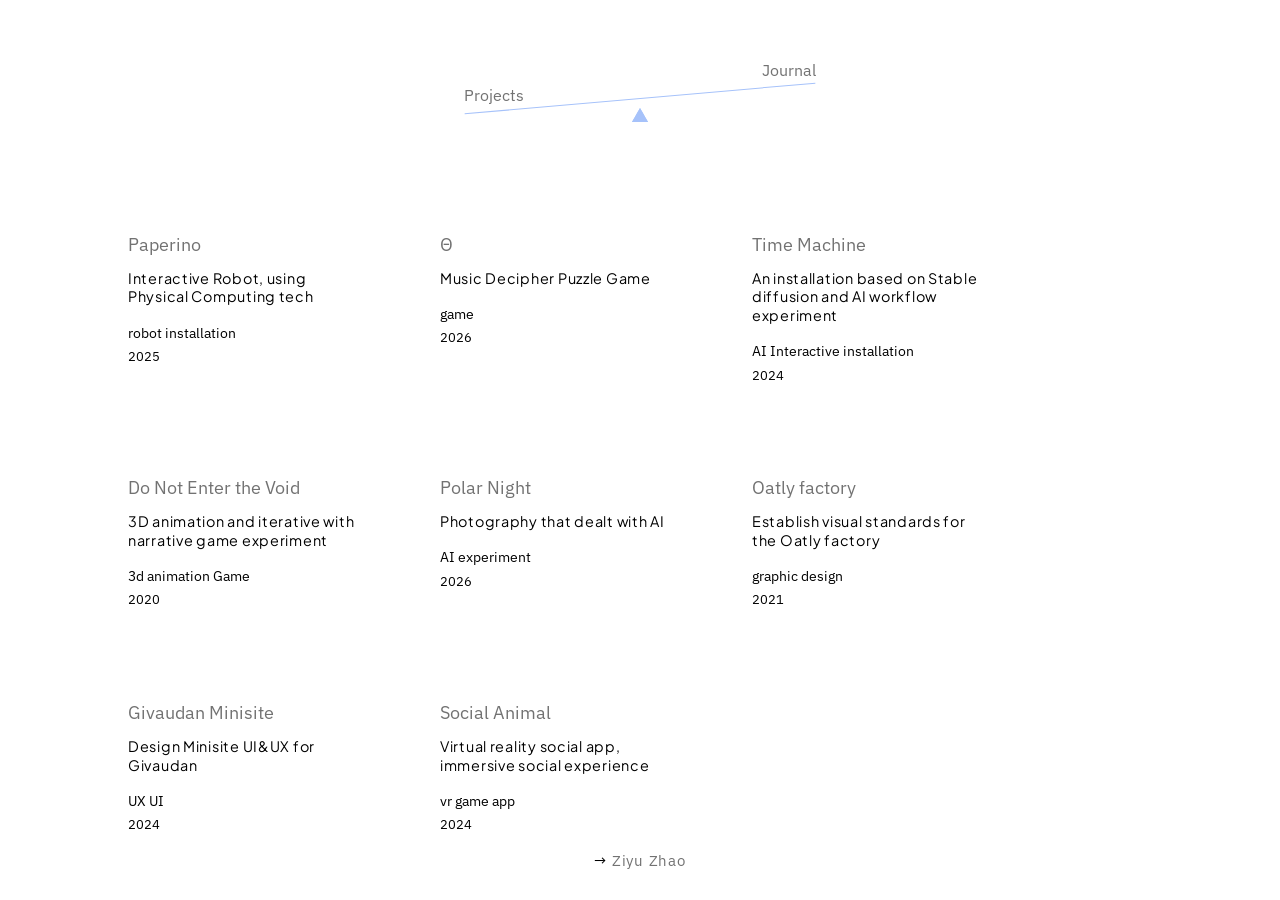
<file: index.html>
<!DOCTYPE html>
<html lang="en">
    <head>
        <meta charset="UTF-8">
        <meta http-equiv="X-UA-Compatible" content="IE=edge">
        <meta name="viewport" content="width=device-width, initial-scale=1.0">
        <title>Ziyu's Virtual World</title>
        <link rel="icon" type="image/x-icon" href="favicon.ico">     
        <link rel="stylesheet" href="style2.css">   
        <link rel="preconnect" href="https://fonts.googleapis.com">
        <link rel="preconnect" href="https://fonts.gstatic.com" crossorigin>
        <link href="https://fonts.googleapis.com/css2?family=IBM+Plex+Sans:ital,wght@0,100..700;1,100..700&family=Intel+One+Mono:ital,wght@0,300..700;1,300..700&family=Inter:ital,opsz,wght@0,14..32,100..900;1,14..32,100..900&family=Outfit:wght@100..900&family=Plus+Jakarta+Sans:ital,wght@0,200..800;1,200..800&display=swap" rel="stylesheet">
       
<script src="script.js" defer></script>
    </head>

    <body class="projects-body">
    <nav class="main-nav">
        <div class="seasaw active-left">
            <a href="index.html" class="left">Projects</a>

         <div class="beam"></div>
         <a href="home.html" class="pivot pivot-pc"></a>
         <a href="journal.html" class="pivot pivot-mobile"></a>

            <a href="journal.html" class="right">Journal</a>
        </div>

        <button class="circle-menu"></button>
    </nav>

    <div class="mobile-menu">
        <a href="index.html" class="current">Projects</a>
        <a href="journal.html">Journal</a>
        <a href="about.html">About</a>
    </div>

    <div class="menu-overlay"></div>
   
    <main>
        <section class="projects">

            <a  href="projects/paperino.html" class="project" id="paperino">
            <h3 class="project-title">Paperino</h3>
            <p class="project-desc">Interactive Robot, using Physical Computing tech</p>
            <p class="project-tags">robot  installation</p>
            <time class="project-year" datetime="2025">2025</time>
            <img src="./images/paperino-preview.png" alt="paperino preview" class="preview-image">
            </a>

            <a href="projects/theta.html" class="project" id="theta">
            <h3 class="project-title">Θ</h3>
            <p class="project-desc">Music Decipher Puzzle Game</p>
            <p class="project-tags">game</p>
            <time class="project-year" datetime="2026">2026</time>
             <img src="./images/03.png" alt="theta preview" class="preview-image">
            </a>

            <a href="projects/timemachine.html" class="project" id="timemachine">
            <h3 class="project-title">Time Machine</h3>
            <p class="project-desc">An installation based on Stable diffusion and AI workflow experiment</p>
            <p class="project-tags">AI Interactive installation</p>
            <time class="project-year" datetime="2024">2024</time>
            <img src="./images/05.png" alt="void preview" class="preview-image">  
            </a>

            <a href="projects/void.html" class="project" id="void">
            <h3 class="project-title">Do Not Enter the Void</h3>
            <p class="project-desc">3D animation and iterative with narrative game experiment</p>
            <p class="project-tags">3d animation  Game</p>
            <time class="project-year" datetime="2020">2020</time>
            <div class="preview-image">
                 <img src="./images/04.png" alt="void preview">  
            </div>
            </a>

            <a href="projects/polarnight.html" class="project" id="polarnight">
            <h3 class="project-title">Polar Night</h3>
            <p class="project-desc">Photography that dealt with AI</p>
            <p class="project-tags">AI experiment</p>
            <time class="project-year" datetime="2026">2026</time>
                <img src="./images/02.png" alt="polarnight preview" class="preview-image">     
            </a>

            <a href="" class="project" id="oatlyfactory">
            <h3 class="project-title">Oatly factory</h3>
            <p class="project-desc">Establish visual standards for the Oatly factory</p>
            <p class="project-tags">graphic design</p>
            <time class="project-year" datetime="2021">2021</time>
             <img src="./images/07.png" alt="Oatly factory" class="preview-image"> 
            </a>

            <a href="" class="project">
            <h3 class="project-title">Givaudan Minisite</h3>
            <p class="project-desc">Design Minisite UI&UX for Givaudan</p>
            <p class="project-tags">UX UI</p>
            <time class="project-year" datetime="2024">2024</time>
            </a>

            <a href="projects/socialanimal.html" class="project" id="socialanimal">
            <h3 class="project-title">Social Animal</h3>
            <p class="project-desc">Virtual reality social app, immersive social experience</p>
            <p class="project-tags">vr game app</p>
            <time class="project-year" datetime="2024">2024</time>
             <img src="./images/06.png" alt="socialanimal preview" class="preview-image">
            </a>

        </section>
    </main>

    <footer>
        <span class="home-arrow">→</span>
        <a href="home.html" class="home">Ziyu Zhao</a>
    </footer>
    
    </body>
</html>
</file>
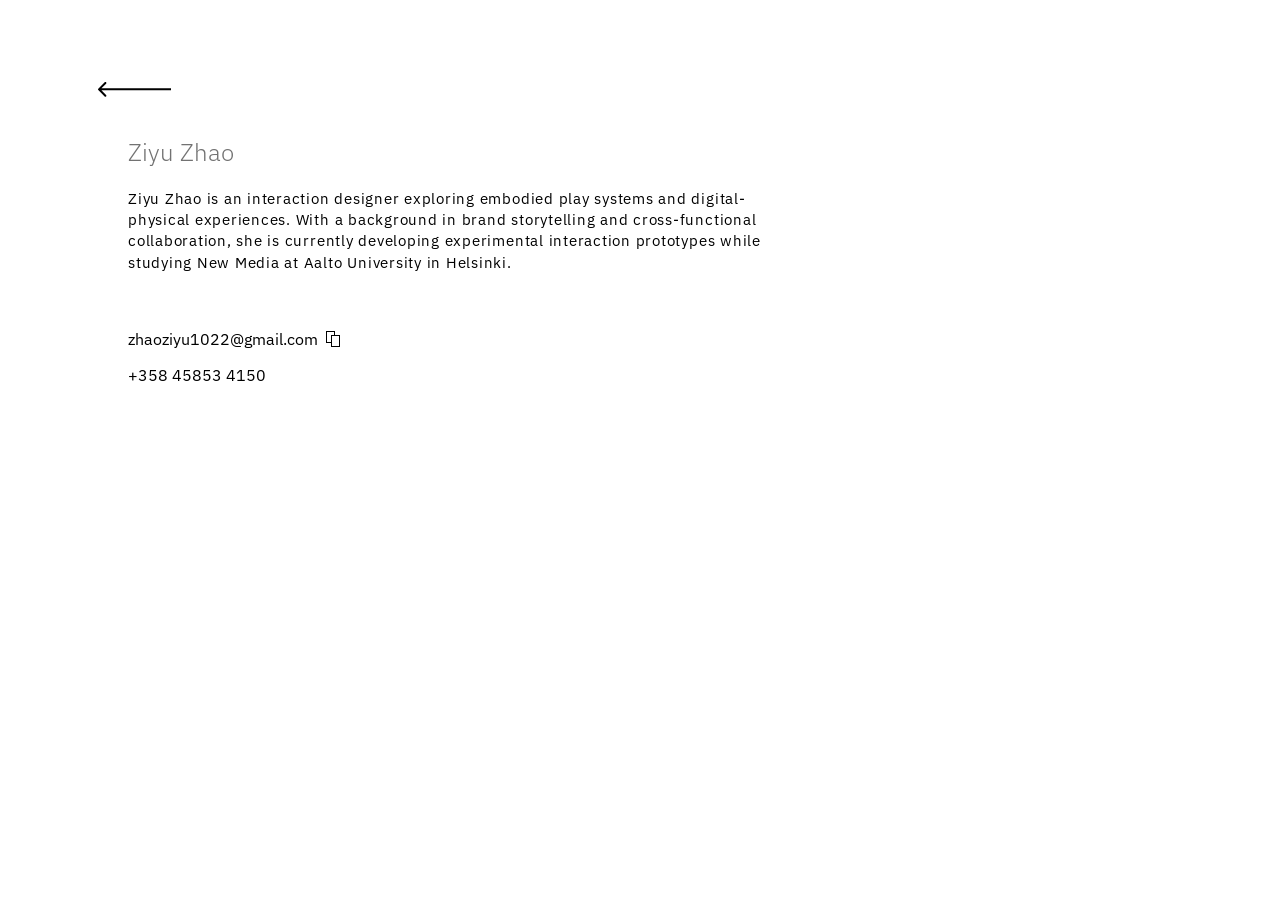
<file: about.html>
<!DOCTYPE html>
<html lang="en">
    <head>
        <meta charset="UTF-8">
        <meta http-equiv="X-UA-Compatible" content="IE=edge">
        <meta name="viewport" content="width=device-width, initial-scale=1.0">
        <title>Ziyu's Virtual World</title>
        <link rel="icon" type="image/x-icon" href="favicon.ico">
        <link rel="stylesheet" href="style2.css">

        <link rel="preconnect" href="https://fonts.googleapis.com">
        <link rel="preconnect" href="https://fonts.gstatic.com" crossorigin>
        <link href="https://fonts.googleapis.com/css2?family=IBM+Plex+Sans:ital,wght@0,100..700;1,100..700&family=Intel+One+Mono:ital,wght@0,300..700;1,300..700&family=Inter:ital,opsz,wght@0,14..32,100..900;1,14..32,100..900&family=Outfit:wght@100..900&family=Plus+Jakarta+Sans:ital,wght@0,200..800;1,200..800&display=swap" rel="stylesheet">        <script src="script.js" defer></script>
    </head>

    <body class="about-body">
        <main>
        <div class="back">
            <a href="home.html">
                <img src="images/About/back.svg">
            </a>
        </div>
        
    <nav class="about-mobile-top">
        <div class="about-seasaw-flat">
            <div class="beam"></div>
            <span class="pivot"></span>
        </div>
        <button class="circle-menu"></button>
    </nav>

    <div class="mobile-menu">
        <a href="index.html">Projects</a>
        <a href="journal.html">Journal</a>
        <a href="about.html" class="current">About</a>
    </div>

    <div class="menu-overlay"></div>

        <section class="about-content">
             <h2 class="about-name">Ziyu Zhao</h2>
            <div class="self-intro2">
                <p>Ziyu Zhao is an interaction designer exploring embodied play systems and digital-physical experiences. With a background in brand storytelling and cross-functional collaboration, she is currently developing experimental interaction prototypes while studying New Media at Aalto University in Helsinki.</p>
            </div>

            <div class="about-contact">
                <p class="contact-email">zhaoziyu1022@gmail.com</p>
                <img src="images/About/copy.svg">
            </div>

            <p class="telephone">+358 45853 4150</p>
        </section>
           
           
        </main>
    </body>

</html>
</file>
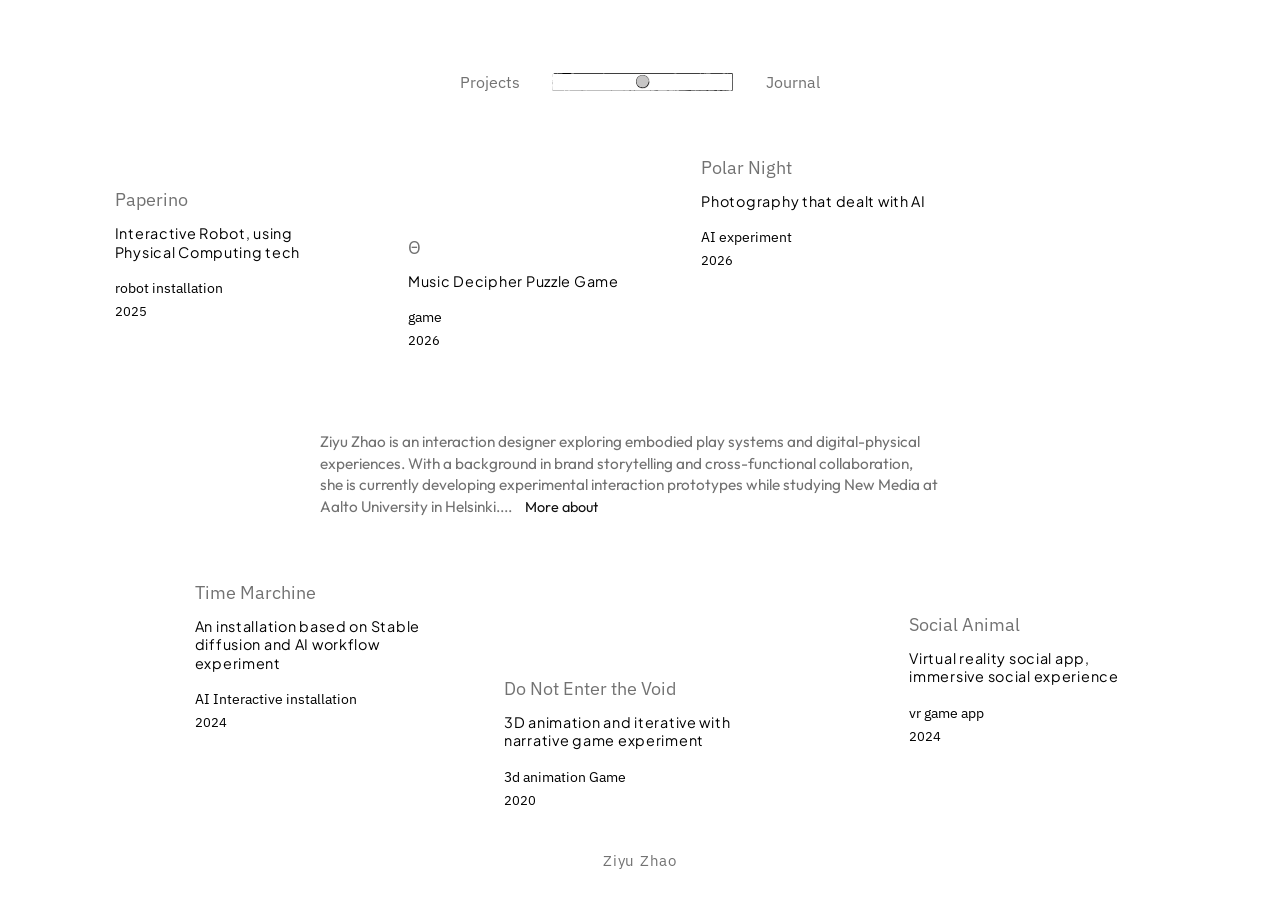
<file: home.html>
<!DOCTYPE html>
<html lang="en">
    <head>
        <meta charset="UTF-8">
        <meta http-equiv="X-UA-Compatible" content="IE=edge">
        <meta name="viewport" content="width=device-width, initial-scale=1.0">
        <title>Ziyu's Virtual World</title>
        <link rel="icon" type="image/x-icon" href="favicon.ico">
        <link rel="stylesheet" href="style2.css">

        <link rel="preconnect" href="https://fonts.googleapis.com">
        <link rel="preconnect" href="https://fonts.gstatic.com" crossorigin>
        <link href="https://fonts.googleapis.com/css2?family=IBM+Plex+Sans:ital,wght@0,100..700;1,100..700&family=Intel+One+Mono:ital,wght@0,300..700;1,300..700&family=Inter:ital,opsz,wght@0,14..32,100..900;1,14..32,100..900&family=Outfit:wght@100..900&family=Plus+Jakarta+Sans:ital,wght@0,200..800;1,200..800&display=swap" rel="stylesheet">        <script src="script.js" defer></script>
    </head>

    <body class="home-body">    
        <nav class="home-nav">
            <a href="index.html" class="left">Projects</a>

            <div class="nav-track">
                <span class="nav-knob"></span>
            </div>

            <a href="journal.html" class="right">Journal</a>
        </nav>

        <main>
            <div class="top-row">
                <a  href="projects/paperino.html" class="project" id="paperino">
                    <h3 class="project-title">Paperino</h3>
                    <p class="project-desc">Interactive Robot, using Physical Computing tech</p>
                    <p class="project-tags">robot  installation</p>
                    <time class="project-year" datetime="2025">2025</time>
                    <img src="./images/paperino-preview.png" alt="paperino preview" class="preview-image">
                </a>

                <a href="projects/theta.html" class="project" id="theta">
                    <h3 class="project-title">Θ</h3>
                    <p class="project-desc">Music Decipher Puzzle Game</p>
                    <p class="project-tags">game</p>
                    <time class="project-year" datetime="2026">2026</time>
                    <img src="./images/03.png" alt="theta preview" class="preview-image">
                </a>

                <a href="projects/polarnight.html" class="project" id="polarnight">
                    <h3 class="project-title">Polar Night</h3>
                    <p class="project-desc">Photography that dealt with AI</p>
                    <p class="project-tags">AI experiment</p>
                    <time class="project-year" datetime="2026">2026</time>
                    <img src="./images/02.png" alt="polarnight preview" class="preview-image">
                </a>
            </div>

        <section class="self-intro">
            <p>Ziyu Zhao is an interaction designer exploring embodied play systems and digital-physical experiences. With a background in brand storytelling and cross-functional collaboration,<br> she is currently developing experimental interaction prototypes while studying New Media at Aalto University in Helsinki....
                <a href="about.html">More about</a> </p>
        </section>
        
        <div class="bottom-row">
            <a href="projects/timemachine.html" class="project" id="timemachine">
                <h3 class="project-title">Time Marchine</h3>
                <p class="project-desc">An installation based on Stable diffusion and AI workflow experiment</p>
                <p class="project-tags">AI Interactive installation</p>
                <time class="project-year" datetime="2024">2024</time>
                <img src="./images/05.png" alt="timemachine preview" class="preview-image">  
            </a>

            <a href="projects/void.html" class="project" id="void">
                <h3 class="project-title">Do Not Enter the Void</h3>
                <p class="project-desc">3D animation and iterative with narrative game experiment</p>
                <p class="project-tags">3d animation  Game</p>
                <time class="project-year" datetime="2020">2020</time>
                <div class="preview-image">
                    <img src="./images/04.png" alt="void preview">  
                </div>
            </a>

            <a href="projects/socialanimal.html" class="project" id="socialanimal">
                <h3 class="project-title">Social Animal</h3>
                <p class="project-desc">Virtual reality social app, immersive social experience</p>
                <p class="project-tags">vr game app</p>
                <time class="project-year" datetime="2024">2024</time>
                <img src="./images/06.png" alt="socialanimal preview" class="preview-image">
            </a>
        </div>
        </main>

        <footer>
            <a href="home.html" class="home">Ziyu Zhao</a>
        </footer>


    </body>
</html>
</file>
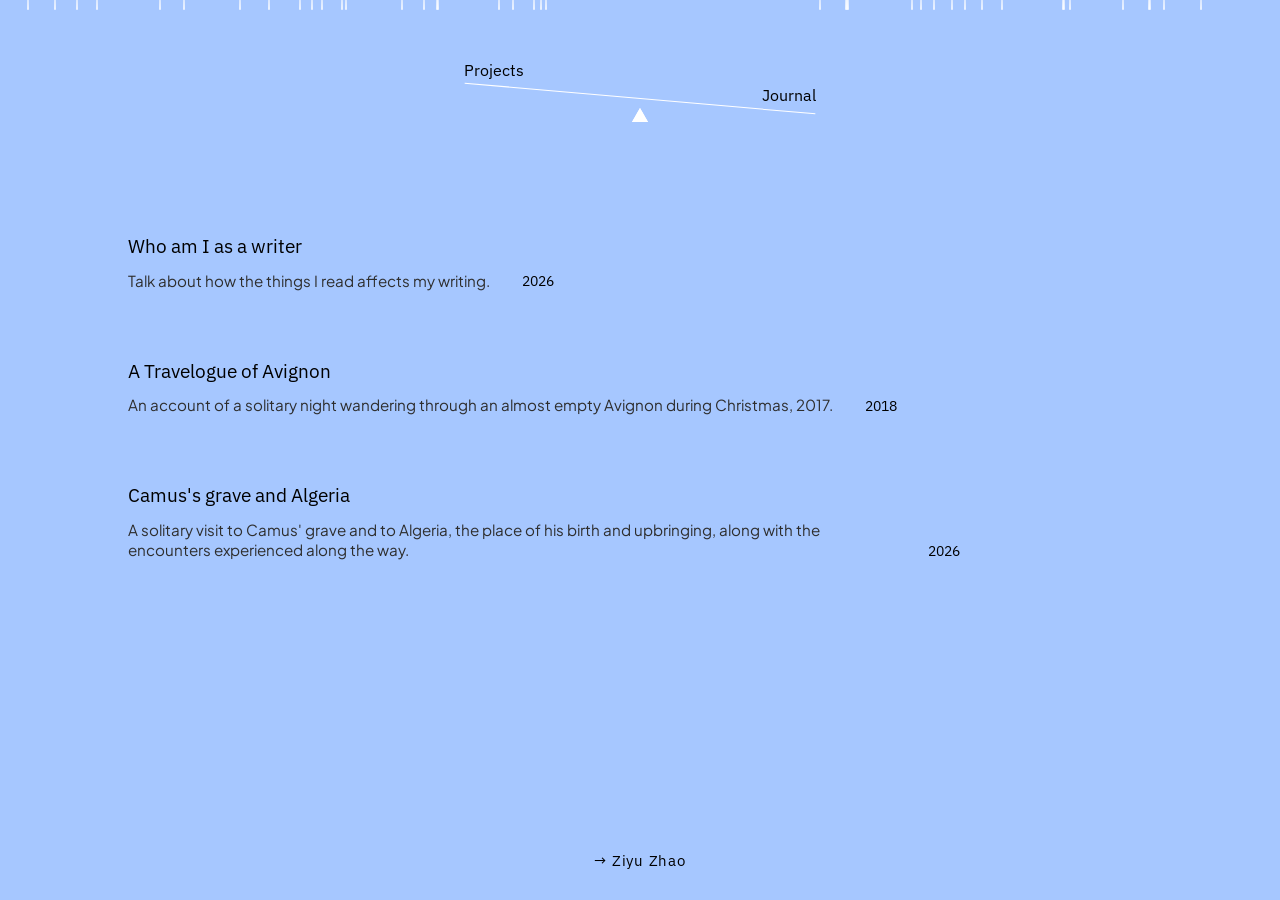
<file: journal.html>
<!DOCTYPE html>
<html lang="en">
    <head>
        <meta charset="UTF-8">
        <meta http-equiv="X-UA-Compatible" content="IE=edge">
        <meta name="viewport" content="width=device-width, initial-scale=1.0">
        <title>Ziyu's Virtual World</title>
        <link rel="icon" type="image/x-icon" href="favicon.ico">
        <link rel="stylesheet" href="style2.css">
        <link rel="preconnect" href="https://fonts.googleapis.com">
        <link rel="preconnect" href="https://fonts.gstatic.com" crossorigin>
        <link href="https://fonts.googleapis.com/css2?family=IBM+Plex+Sans:ital,wght@0,100..700;1,100..700&family=Intel+One+Mono:ital,wght@0,300..700;1,300..700&family=Inter:ital,opsz,wght@0,14..32,100..900;1,14..32,100..900&family=Outfit:wght@100..900&family=Plus+Jakarta+Sans:ital,wght@0,200..800;1,200..800&display=swap" rel="stylesheet">
        <script src="script.js" defer></script>
    </head>

    <body class="journal-body">
        
        <nav class="main-nav">
            <div class="seasaw active-right">
                <a href="index.html" class="left">Projects</a>

            <div class="beam"></div>
         <a href="home.html" class="pivot pivot-pc"></a>
         <a href="index.html" class="pivot pivot-mobile"></a>

                <a href="journal.html" class="right">Journal</a>
            </div>

    </nav>
    
            <button class="circle-menu"></button>
            
    <div class="mobile-menu">
        <a href="index.html">Projects</a>
        <a href="journal.html" class="current">Journal</a>
        <a href="about.html">About</a>
    </div>

    <div class="menu-overlay"></div>
   
        <main>
            <section class="journals">

                <a href="journal/whoamiasawriter.html" class="journal">
                    <div class="journal-text">
                        <h3 class="journal-title">Who am I as a writer
                        </h3>
                        <p class="journal-desc">Talk about how the things I read affects my writing.</p>
                    </div>
                      <time class="journal-year" datetime="2026">2026</time>
                </a>

                <a href="journal/Avignon.html" class="journal">
                    <div class="journal-text">
                        <h3 class="journal-title">A Travelogue of Avignon</h3>
                        <p class="journal-desc">An account of a solitary night wandering through an almost empty Avignon during Christmas, 2017.</p>
                    </div>
                      <time class="journal-year" datetime="2018">2018</time>
                </a>

                <article class="journal">
                    <div class="journal-text">
                        <h3 class="journal-title">Camus's grave and Algeria</h3>
                        <p class="journal-desc">A solitary visit to Camus' grave and to Algeria, the place of his birth and upbringing, along with the encounters experienced along the way.</p>
                    </div>
                      <time class="journal-year" datetime="2026">2026</time>
                </article>

            </section>
        </main>

        <footer>
            <span class="home-arrow">→</span>
            <a href="home.html" class="home">Ziyu Zhao</a>
        </footer>
    </body>
</html>
</file>
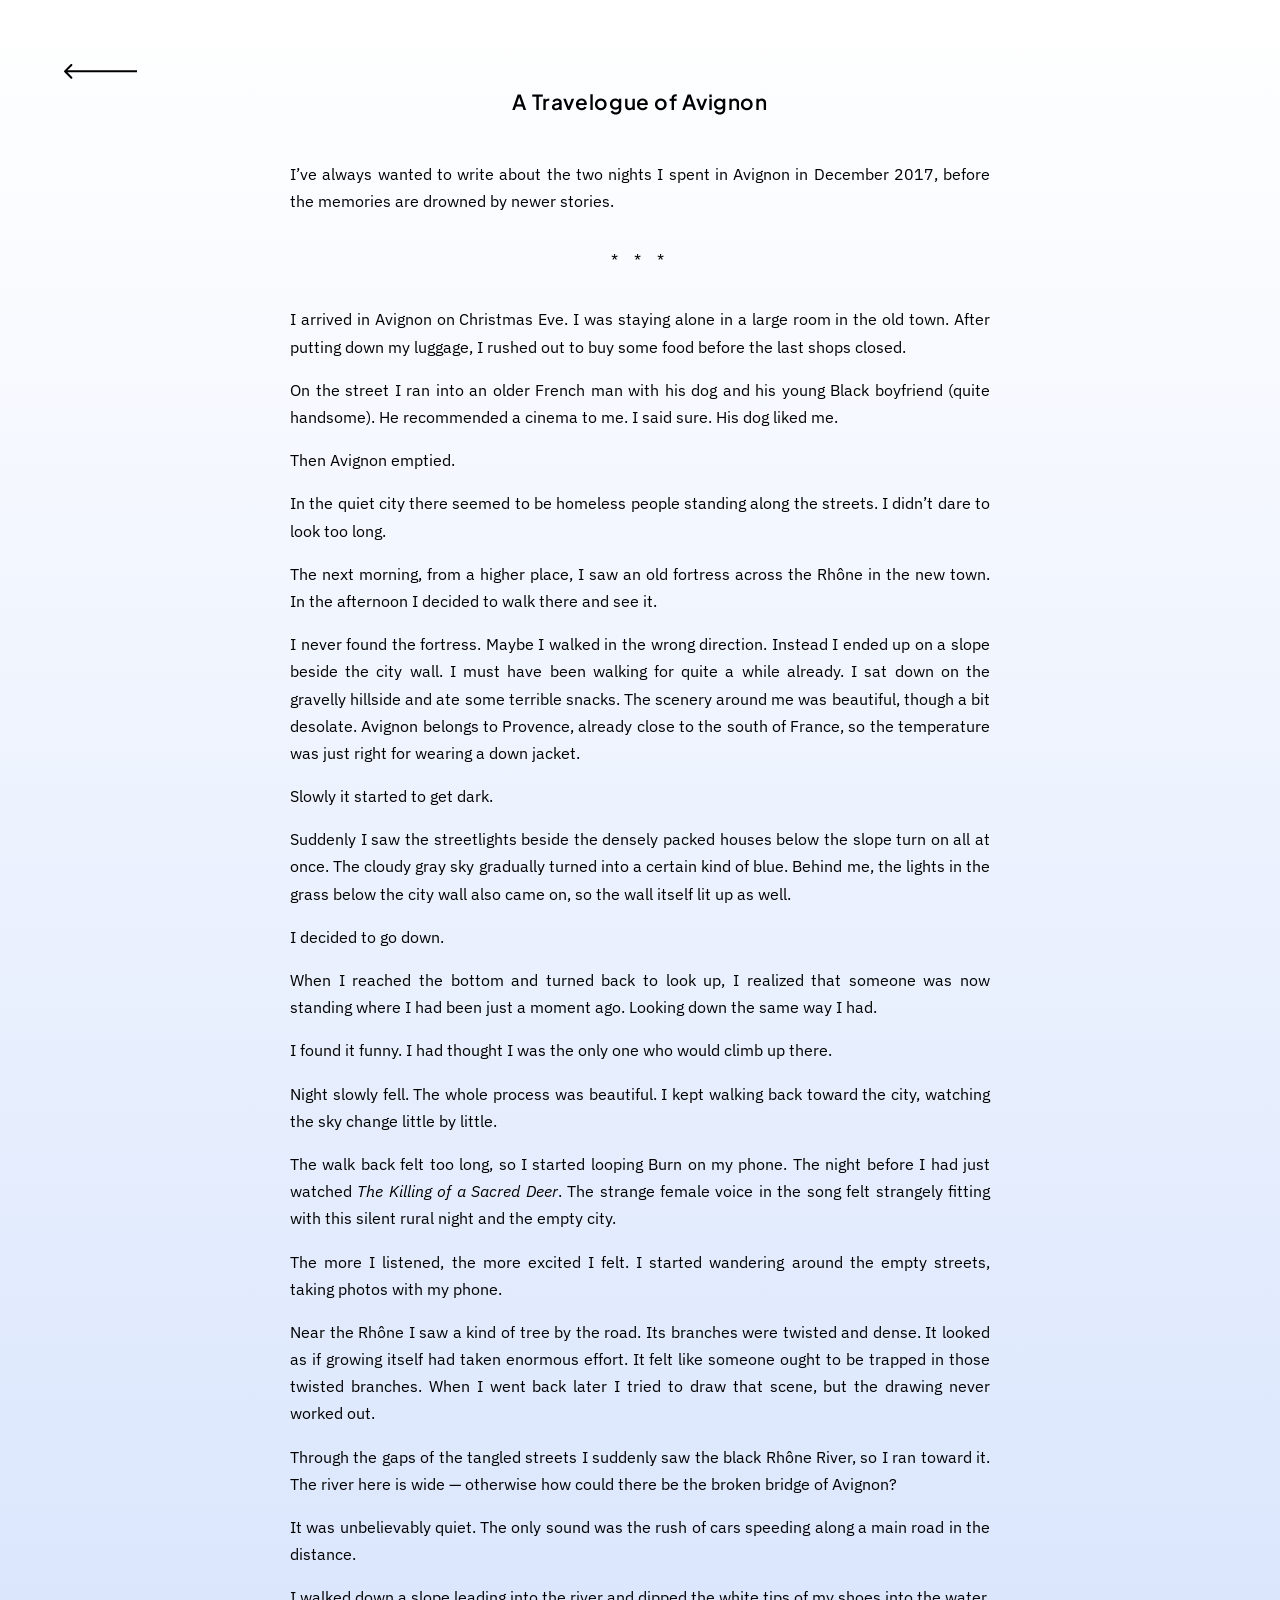
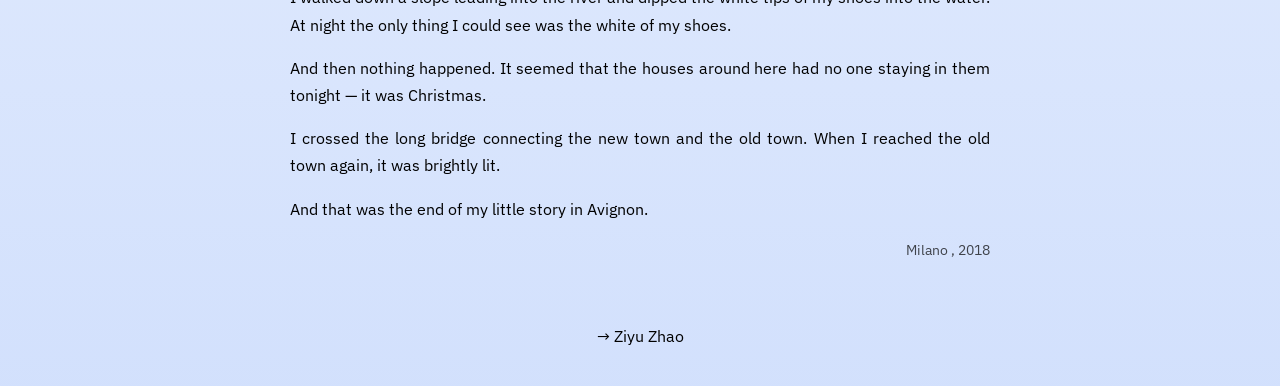
<file: journal/Avignon.html>
<!DOCTYPE html>
<html lang="en">
    <head>
        <meta charset="UTF-8">
        <meta http-equiv="X-UA-Compatible" content="IE=edge">
        <meta name="viewport" content="width=device-width, initial-scale=1.0">
        <title>Ziyu's Virtual World</title>
        <link rel="icon" type="image/x-icon" href="../favicon.ico">
        <link rel="stylesheet" href="journal.css">

        <link rel="preconnect" href="https://fonts.googleapis.com">
        <link rel="preconnect" href="https://fonts.gstatic.com" crossorigin>
        <link href="https://fonts.googleapis.com/css2?family=IBM+Plex+Sans:ital,wght@0,100..700;1,100..700&family=Intel+One+Mono:ital,wght@0,300..700;1,300..700&family=Inter:ital,opsz,wght@0,14..32,100..900;1,14..32,100..900&family=Outfit:wght@100..900&family=Plus+Jakarta+Sans:ital,wght@0,200..800;1,200..800&display=swap" rel="stylesheet">        
        <script src="../script.js" defer></script>
    </head>

     <body class="Avignon">
        <main>
        <div class="back">
            <a href="#" onclick="history.back()">
                <img src="../images/About/back.svg">
            </a>
        </div>

         <h1 class="project-title">A Travelogue of Avignon</h1>
        <div class="project-content">
                <p>I’ve always wanted to write about the two nights I spent in Avignon in December 2017, before the memories are drowned by newer stories.</p>
                <div class="separator">* * *</div>
                <p>I arrived in Avignon on Christmas Eve. I was staying alone in a large room in the old town. After putting down my luggage, I rushed out to buy some food before the last shops closed.</p>

                <p>On the street I ran into an older French man with his dog and his young Black boyfriend (quite handsome). He recommended a cinema to me. I said sure. His dog liked me.</p>

                <p>Then Avignon emptied.</p>

                <p>In the quiet city there seemed to be homeless people standing along the streets. I didn’t dare to look too long.</p>
                <p>The next morning, from a higher place, I saw an old fortress across the Rhône in the new town. In the afternoon I decided to walk there and see it.</p>
                <p>I never found the fortress.
Maybe I walked in the wrong direction. Instead I ended up on a slope beside the city wall. I must have been walking for quite a while already. I sat down on the gravelly hillside and ate some terrible snacks. The scenery around me was beautiful, though a bit desolate. Avignon belongs to Provence, already close to the south of France, so the temperature was just right for wearing a down jacket.</p>
                <p>Slowly it started to get dark.</p>
                <p>Suddenly I saw the streetlights beside the densely packed houses below the slope turn on all at once. The cloudy gray sky gradually turned into a certain kind of blue. Behind me, the lights in the grass below the city wall also came on, so the wall itself lit up as well.</p>
                <p>I decided to go down.</p>
                <p>When I reached the bottom and turned back to look up, I realized that someone was now standing where I had been just a moment ago. Looking down the same way I had.</p>
                <p>I found it funny. I had thought I was the only one who would climb up there.</p>
                <p>Night slowly fell.
The whole process was beautiful. I kept walking back toward the city, watching the sky change little by little.</p>
                <p>The walk back felt too long, so I started looping Burn on my phone. The night before I had just watched <em>The Killing of a Sacred Deer</em>. The strange female voice in the song felt strangely fitting with this silent rural night and the empty city.</p>
                <p>The more I listened, the more excited I felt. I started wandering around the empty streets, taking photos with my phone.</p>
               <p>Near the Rhône I saw a kind of tree by the road. Its branches were twisted and dense. It looked as if growing itself had taken enormous effort. It felt like someone ought to be trapped in those twisted branches. When I went back later I tried to draw that scene, but the drawing never worked out.</p>
               <p>Through the gaps of the tangled streets I suddenly saw the black Rhône River, so I ran toward it. The river here is wide — otherwise how could there be the broken bridge of Avignon?</p>
               <p>It was unbelievably quiet. The only sound was the rush of cars speeding along a main road in the distance.</p>
               <p>I walked down a slope leading into the river and dipped the white tips of my shoes into the water. At night the only thing I could see was the white of my shoes.</p>
               <p>And then nothing happened.
It seemed that the houses around here had no one staying in them tonight — it was Christmas.</p>
                <p>I crossed the long bridge connecting the new town and the old town. When I reached the old town again, it was brightly lit.</p>
               <p>And that was the end of my little story in Avignon.</p>
                <time class="project-time" datetime="2018">Milano , 2018</time>
        </div>

    

        <!-- <button id="playMusic">♬</button>

        <div class="music-note">♪</div>
        <div class="music-note">♫</div>
        <div class="music-note">♬</div> -->
    </main>

        <footer>
            <span class="home-arrow">→</span>
            <a href="../home.html" class="home">Ziyu Zhao</a>
        </footer>
    </body>
</html>
</file>
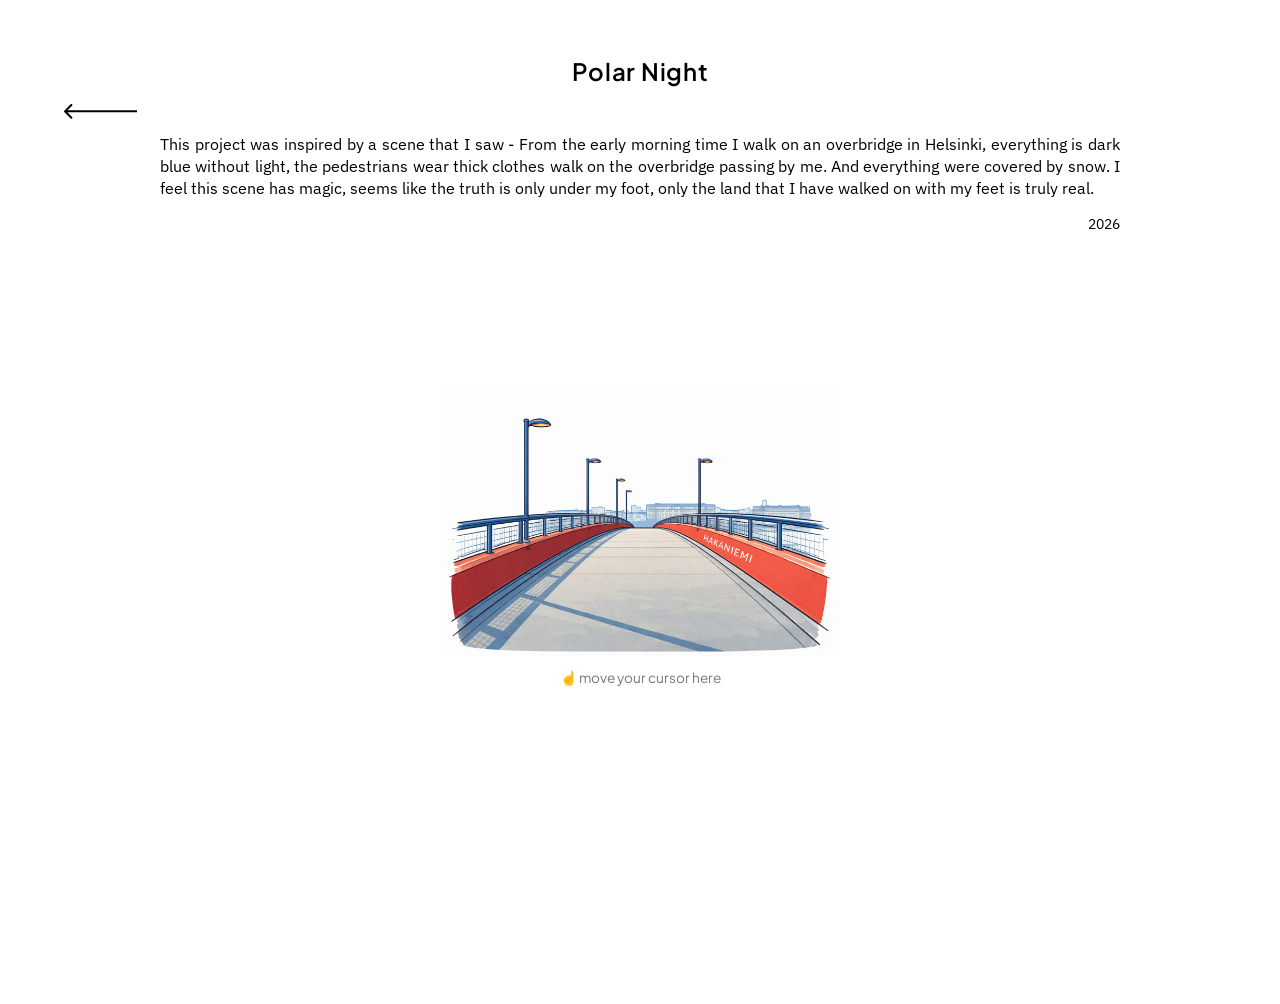
<file: projects/polarnight.html>
<!DOCTYPE html>
<html lang="en">
    <head>
        <meta charset="UTF-8">
        <meta http-equiv="X-UA-Compatible" content="IE=edge">
        <meta name="viewport" content="width=device-width, initial-scale=1.0">
        <title>Ziyu's Virtual World</title>
        <link rel="icon" type="image/x-icon" href="../favicon.ico">
        <link rel="stylesheet" href="projects.css">

        <link rel="preconnect" href="https://fonts.googleapis.com">
        <link rel="preconnect" href="https://fonts.gstatic.com" crossorigin>
        <link href="https://fonts.googleapis.com/css2?family=IBM+Plex+Sans:ital,wght@0,100..700;1,100..700&family=Intel+One+Mono:ital,wght@0,300..700;1,300..700&family=Inter:ital,opsz,wght@0,14..32,100..900;1,14..32,100..900&family=Outfit:wght@100..900&family=Plus+Jakarta+Sans:ital,wght@0,200..800;1,200..800&display=swap" rel="stylesheet">        
        <script src="../script.js" defer></script>
    </head>

     <body class="polarnight-body">
        <main>
        <div class="back">
            <a href="#" onclick="history.back()">
                <img src="../images/About/back.svg">
            </a>
        </div>

        <h1 class="project-title">Polar Night</h1>
        <div class="project-content">
                <p class="project-desc">This project was inspired by a scene that I saw - From the early morning time I walk on an overbridge in Helsinki, everything is dark blue without light, the pedestrians wear thick clothes walk on the overbridge passing by me. And everything were covered by snow. I feel this scene has magic, seems like the truth is only under my foot, only the land that I have walked on with my feet is truly real.
                </p>
                <time class="project-time" datetime="2026">2026</time>
        </div>

        <section class="gallery">
            <figure class="center-img">
                <img src="../images/Projects/PolarNight/03.png">
                <div class="hover-hint">
                    ☝ move your cursor here
                </div>
            </figure>
            <figure class="surround-img p1">
                <img src="../images/Projects/PolarNight/04.png">
            </figure>
            <figure class="surround-img p2">
                <img src="../images/Projects/PolarNight/05.png">
            </figure>
            <figure class="surround-img p3">
                <img src="../images/Projects/PolarNight/06.png">
            </figure>
            <figure class="surround-img p4">
                <img src="../images/Projects/PolarNight/07.png">
            </figure>
            <figure class="surround-img p5">
                <img src="../images/Projects/PolarNight/08.png">
            </figure>
        </section>
    
    
    </main>
     </body>

</html>
</file>
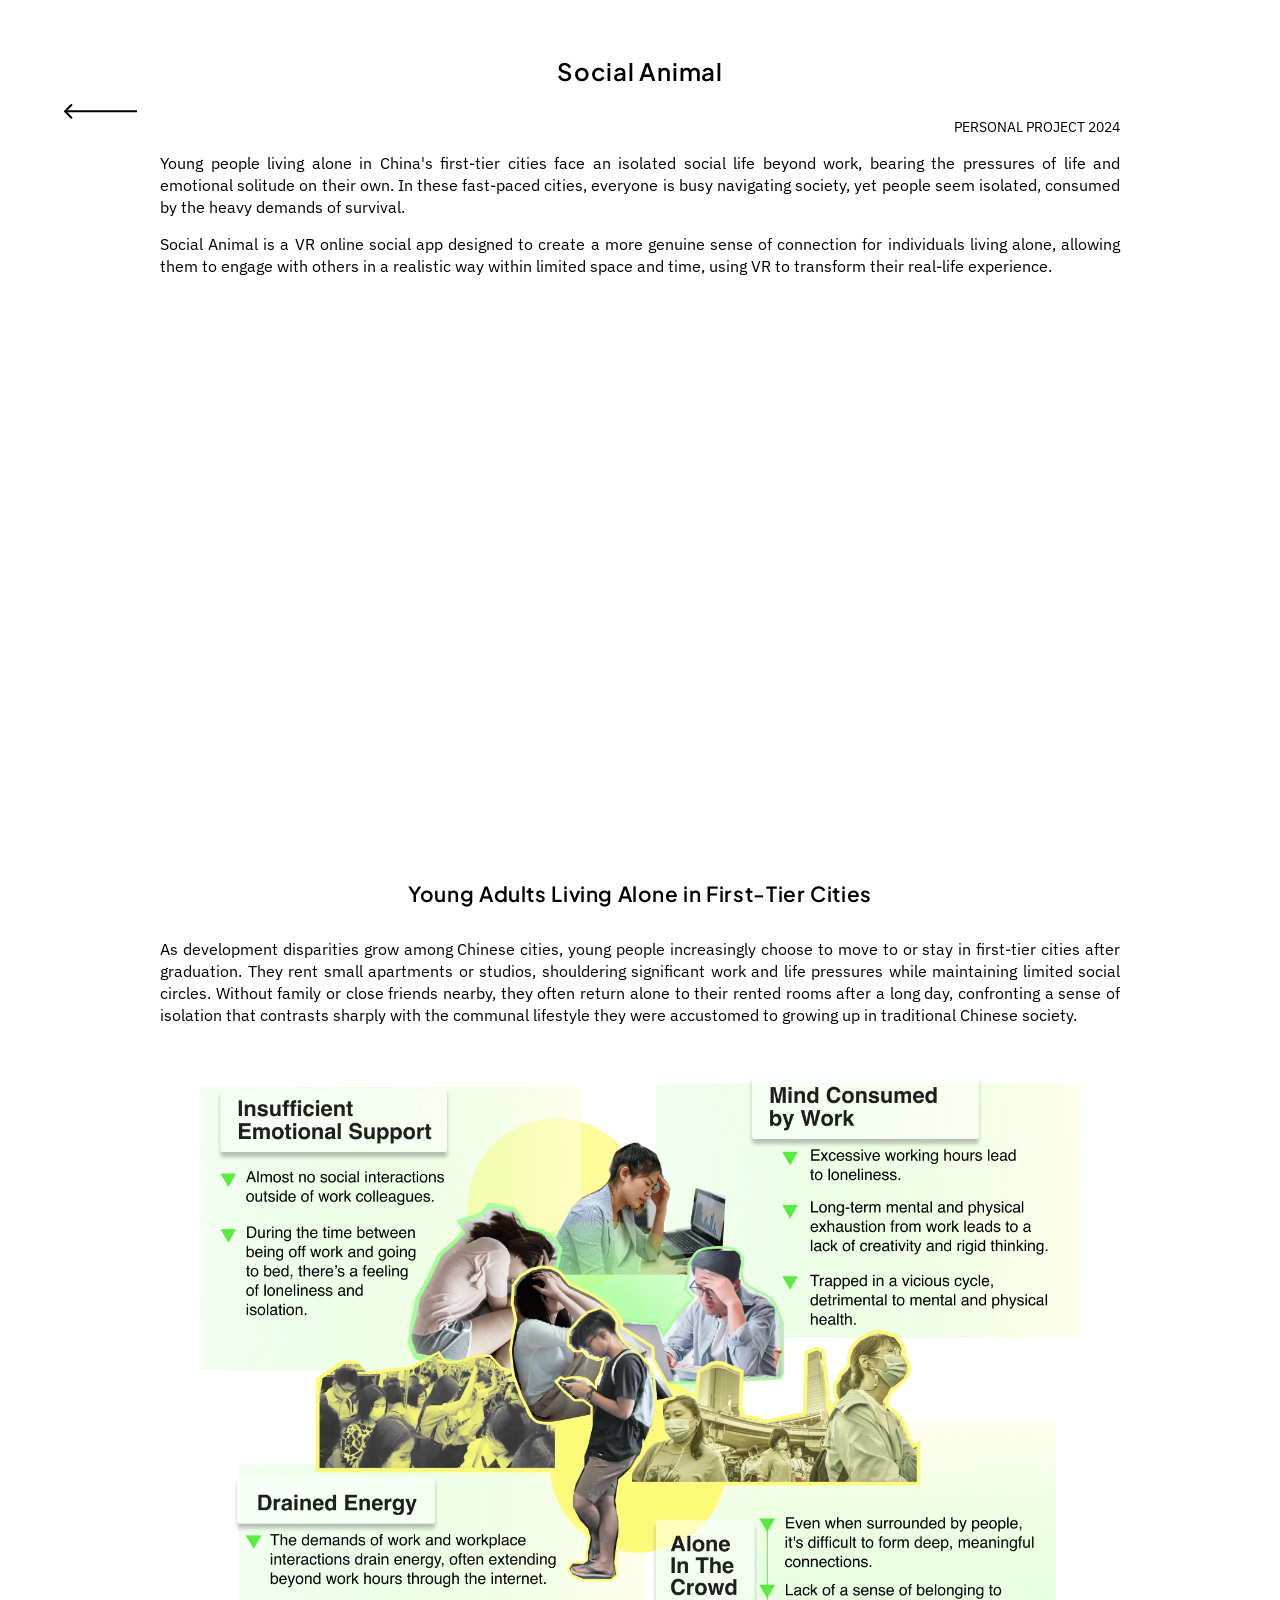
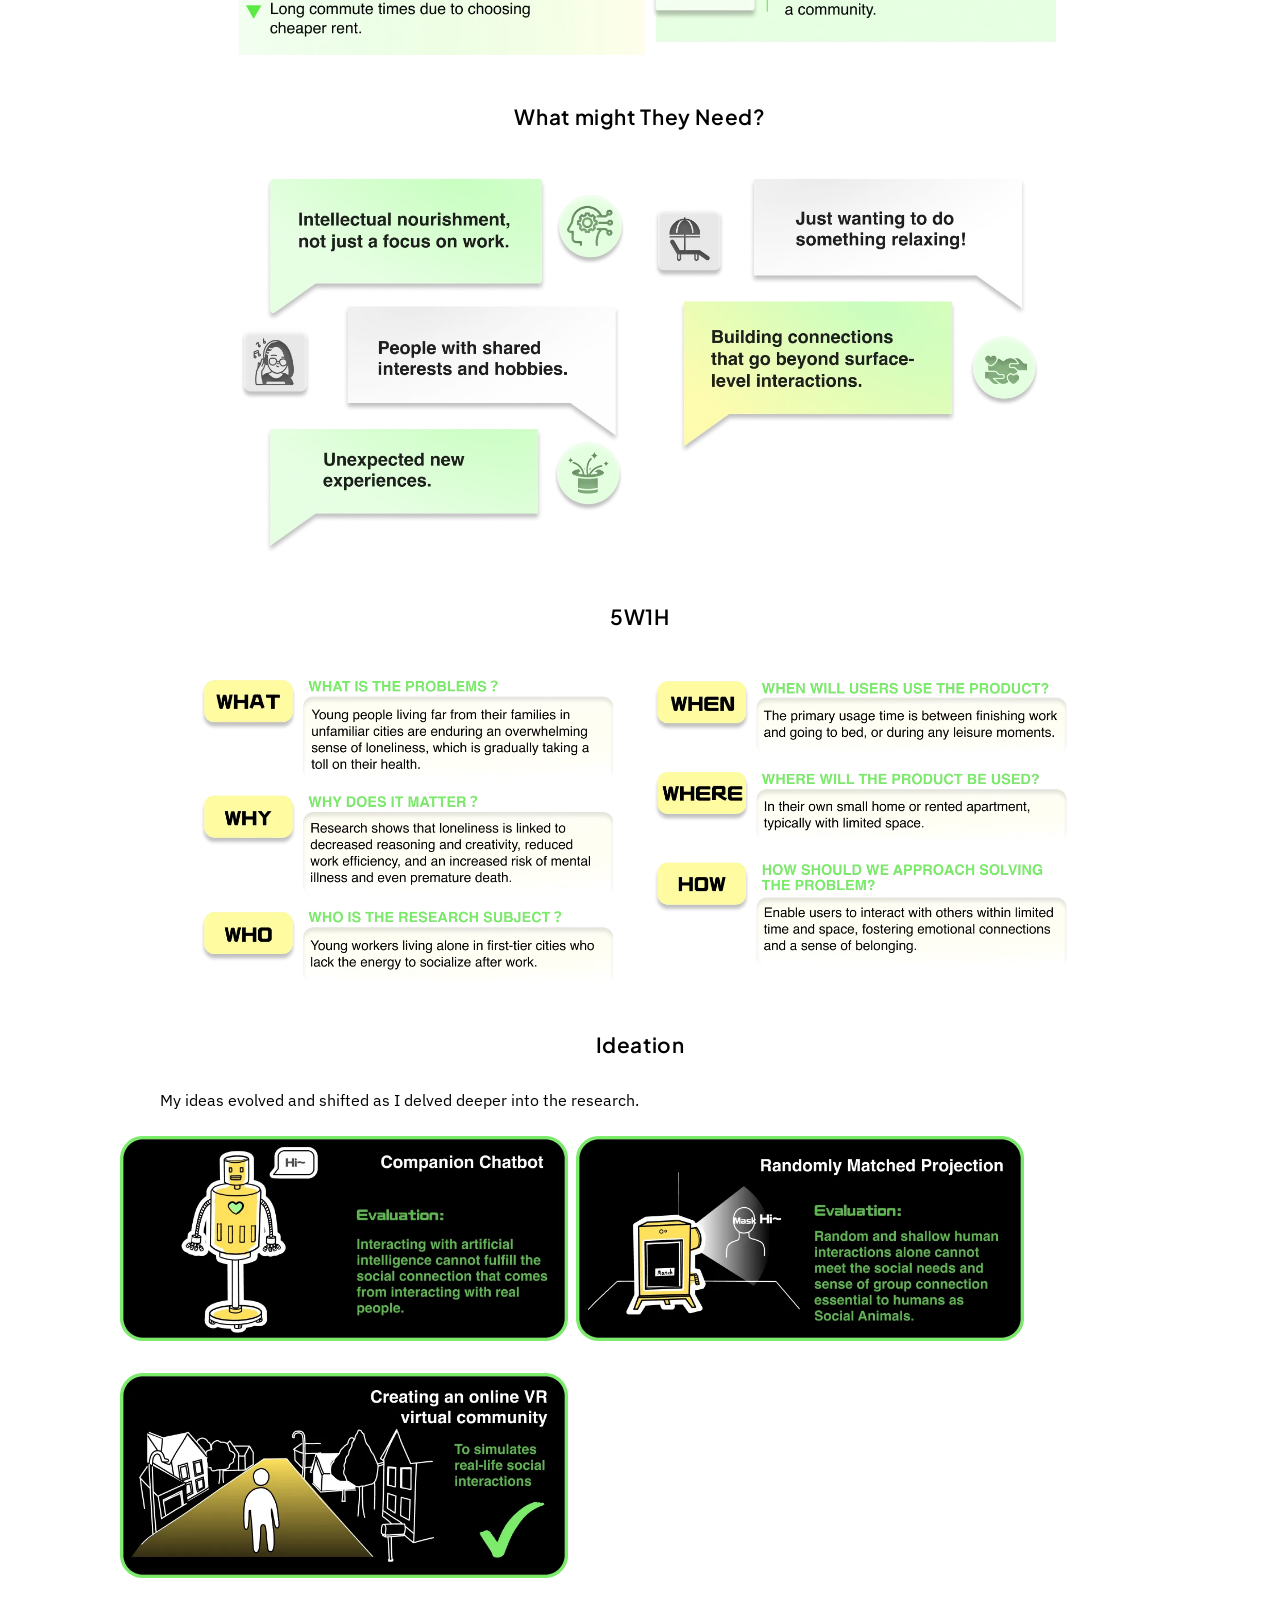
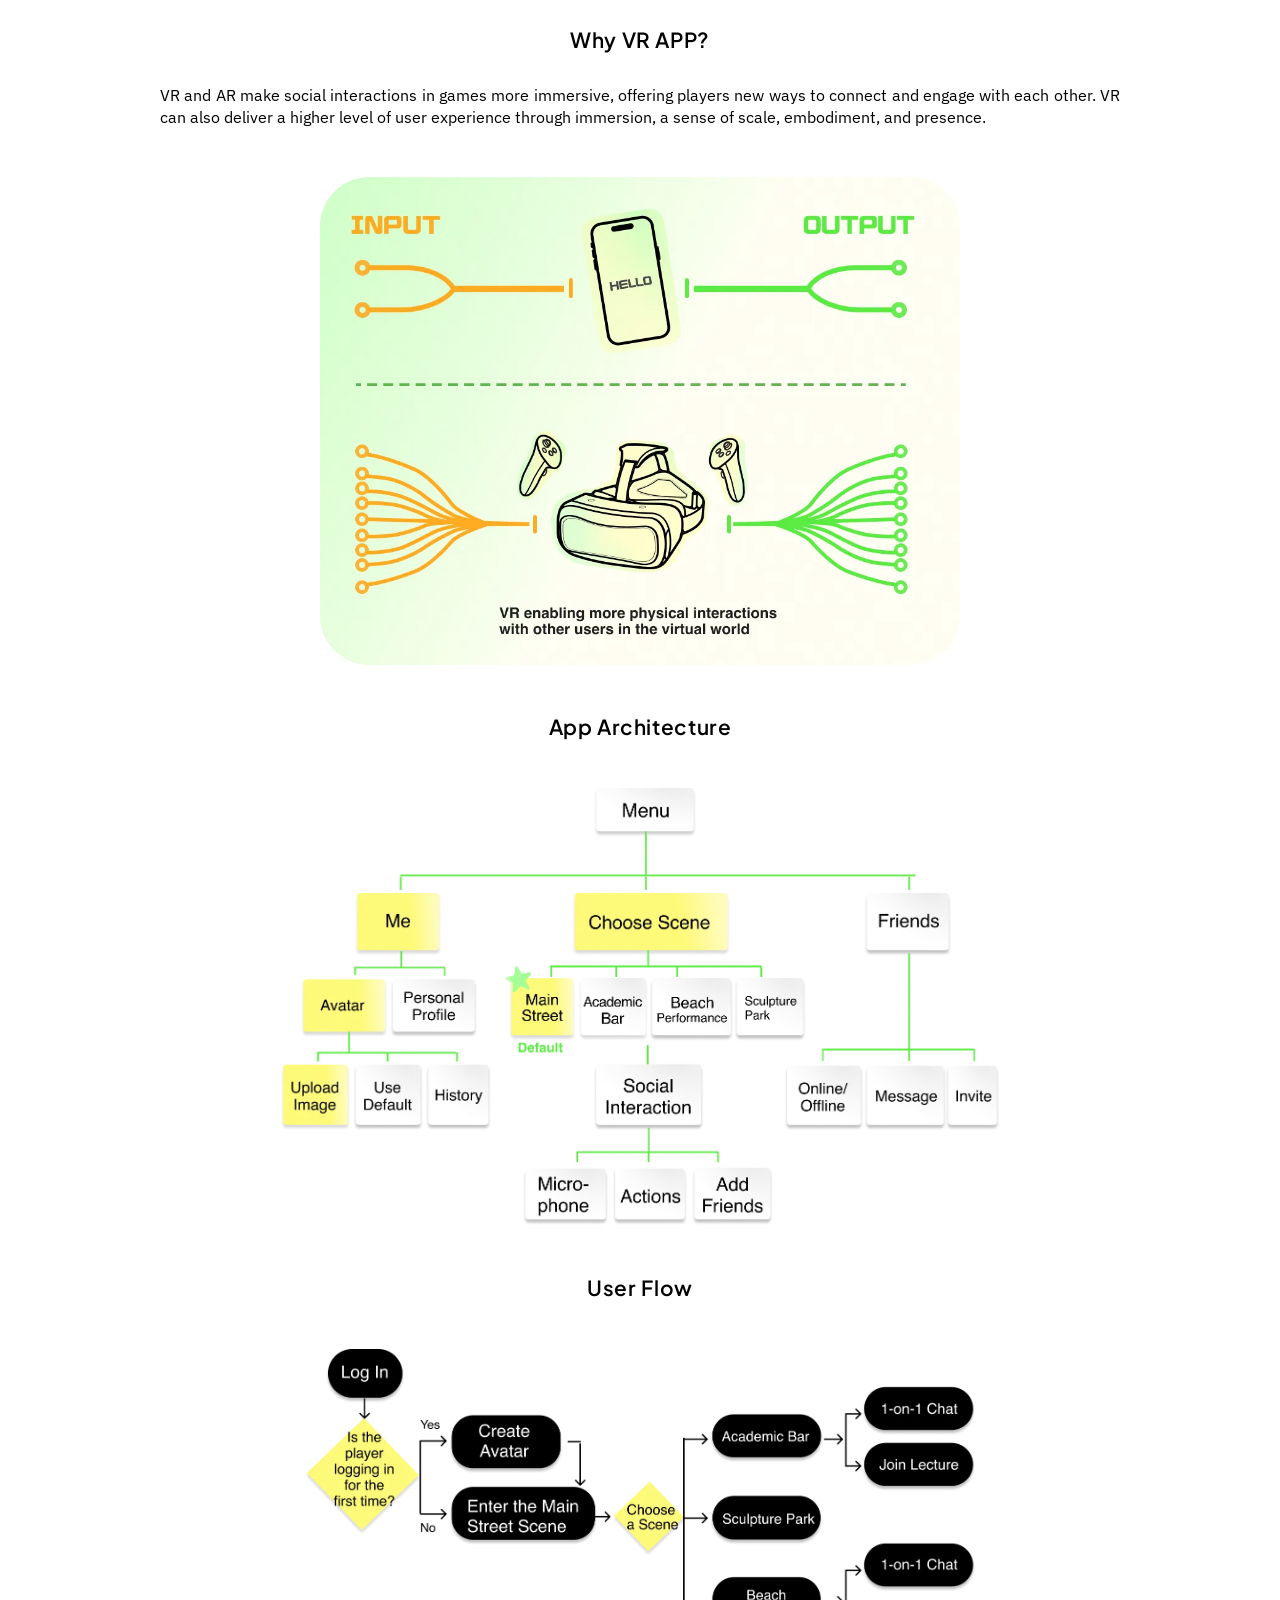
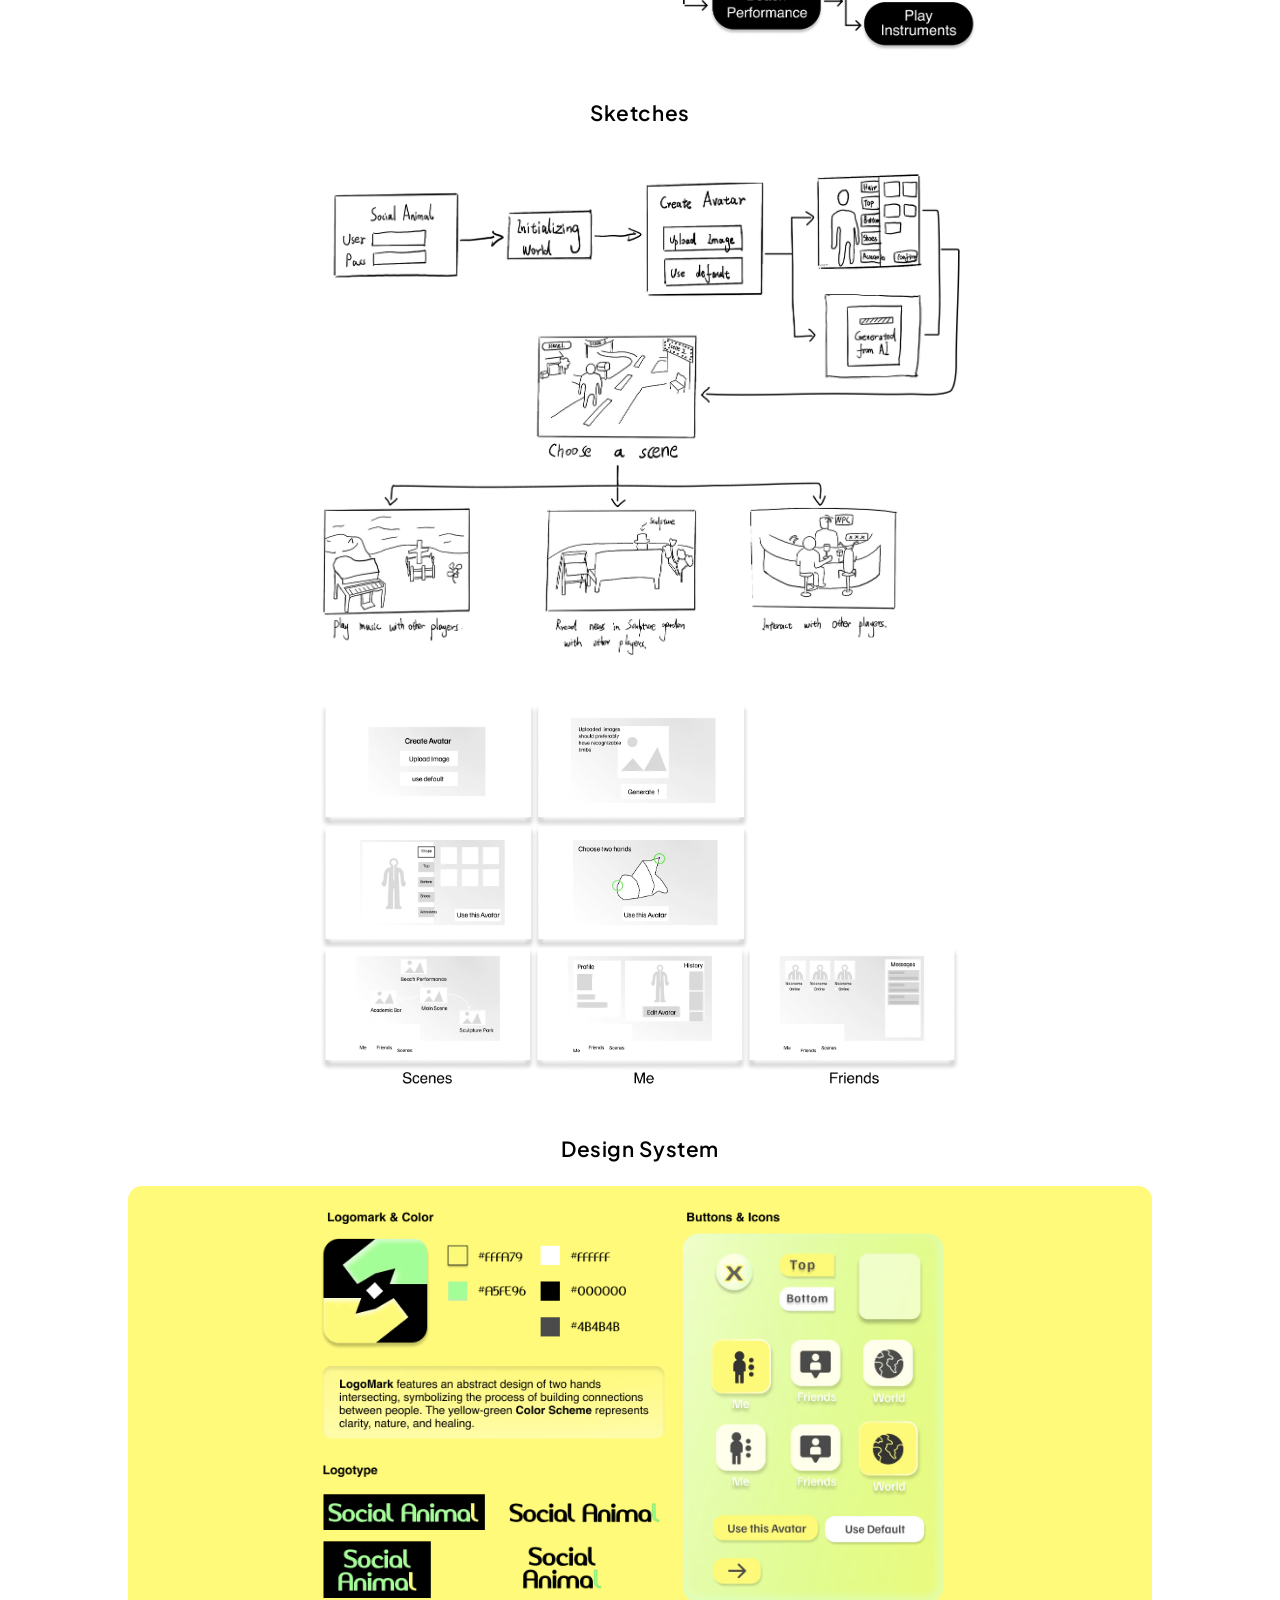
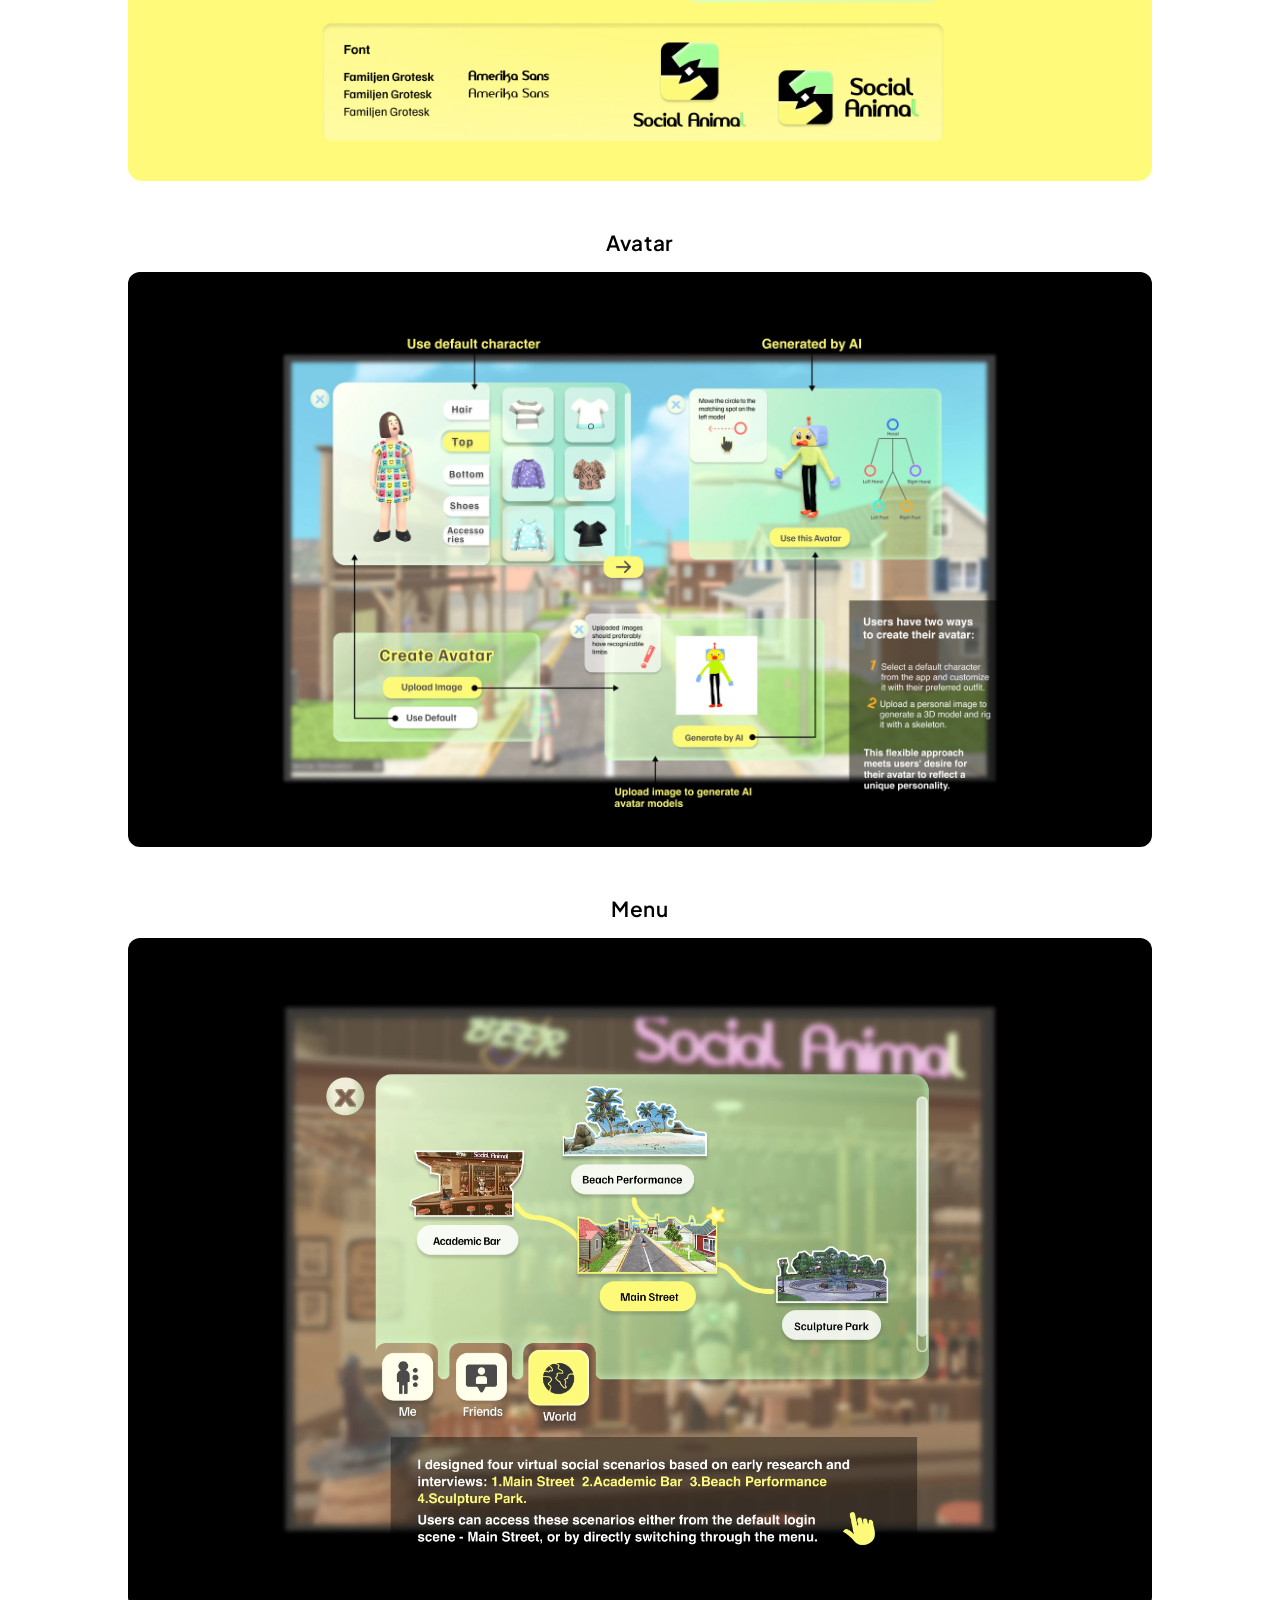
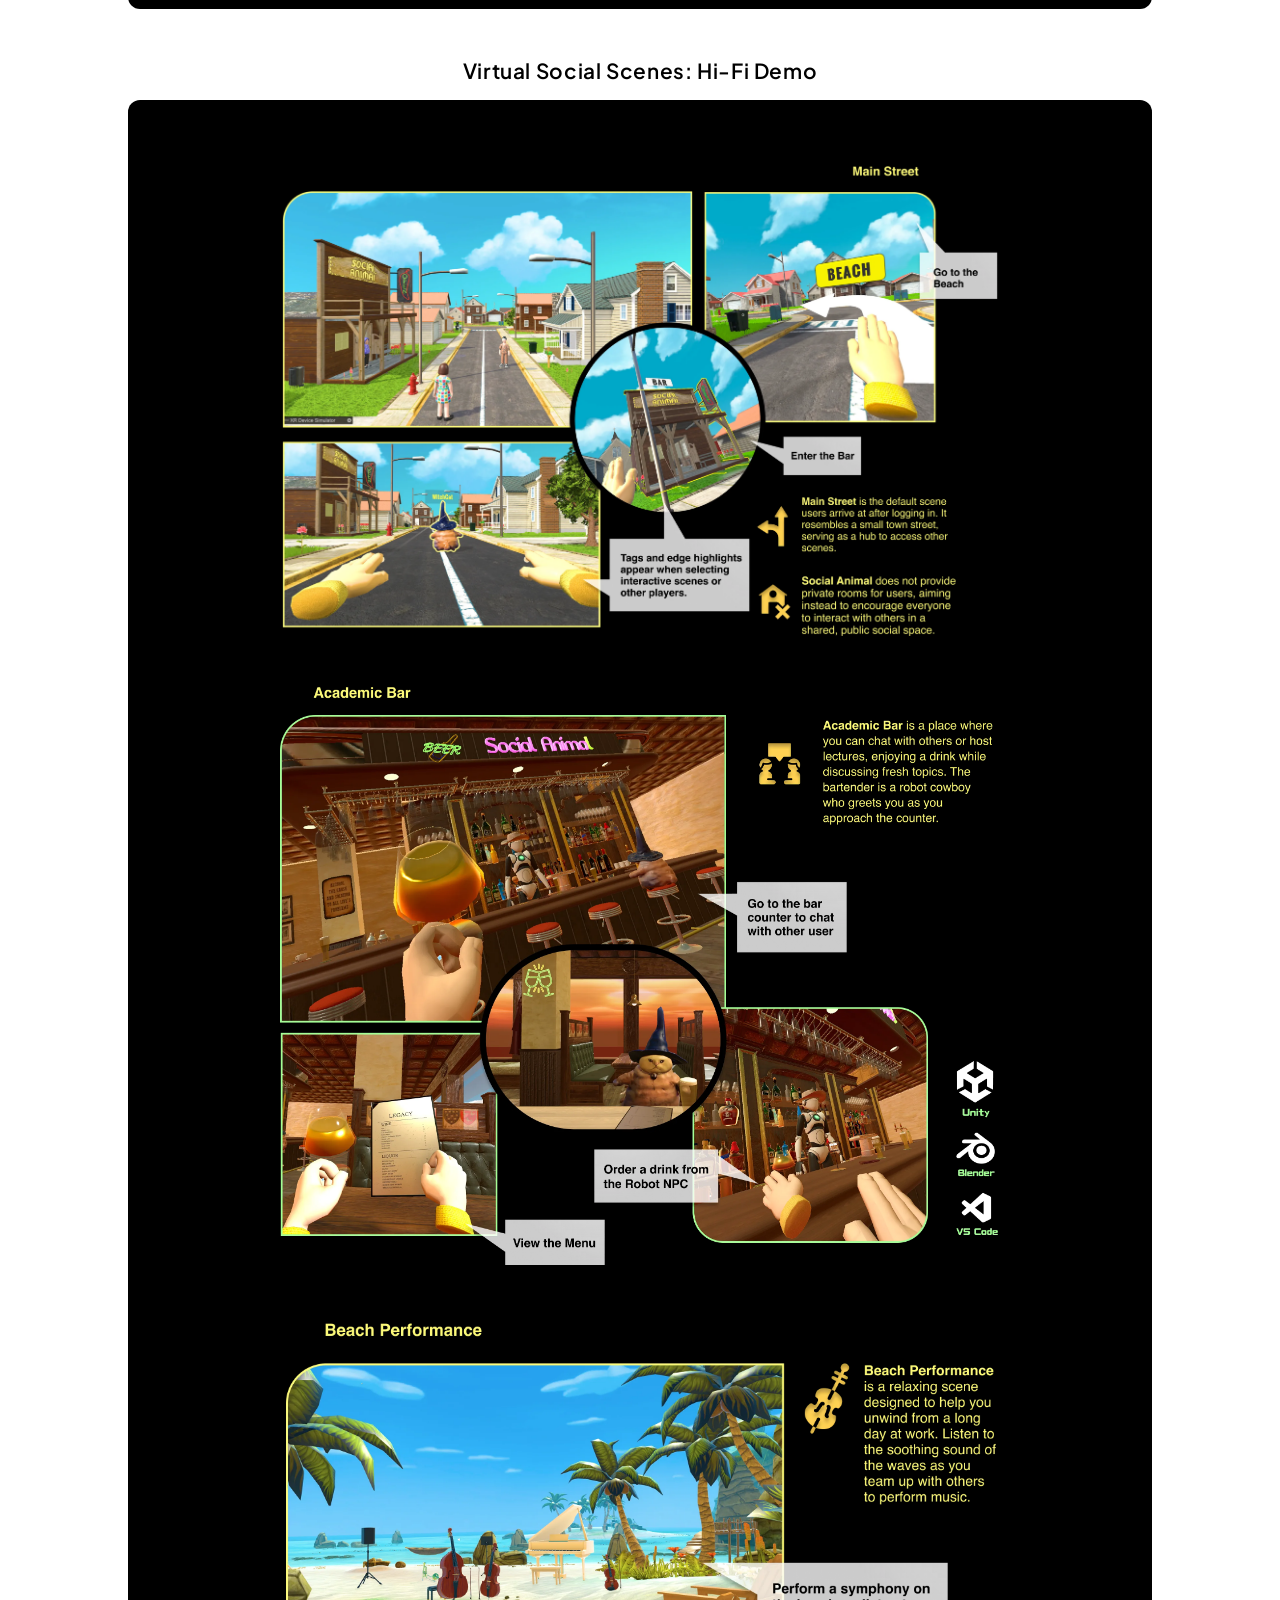
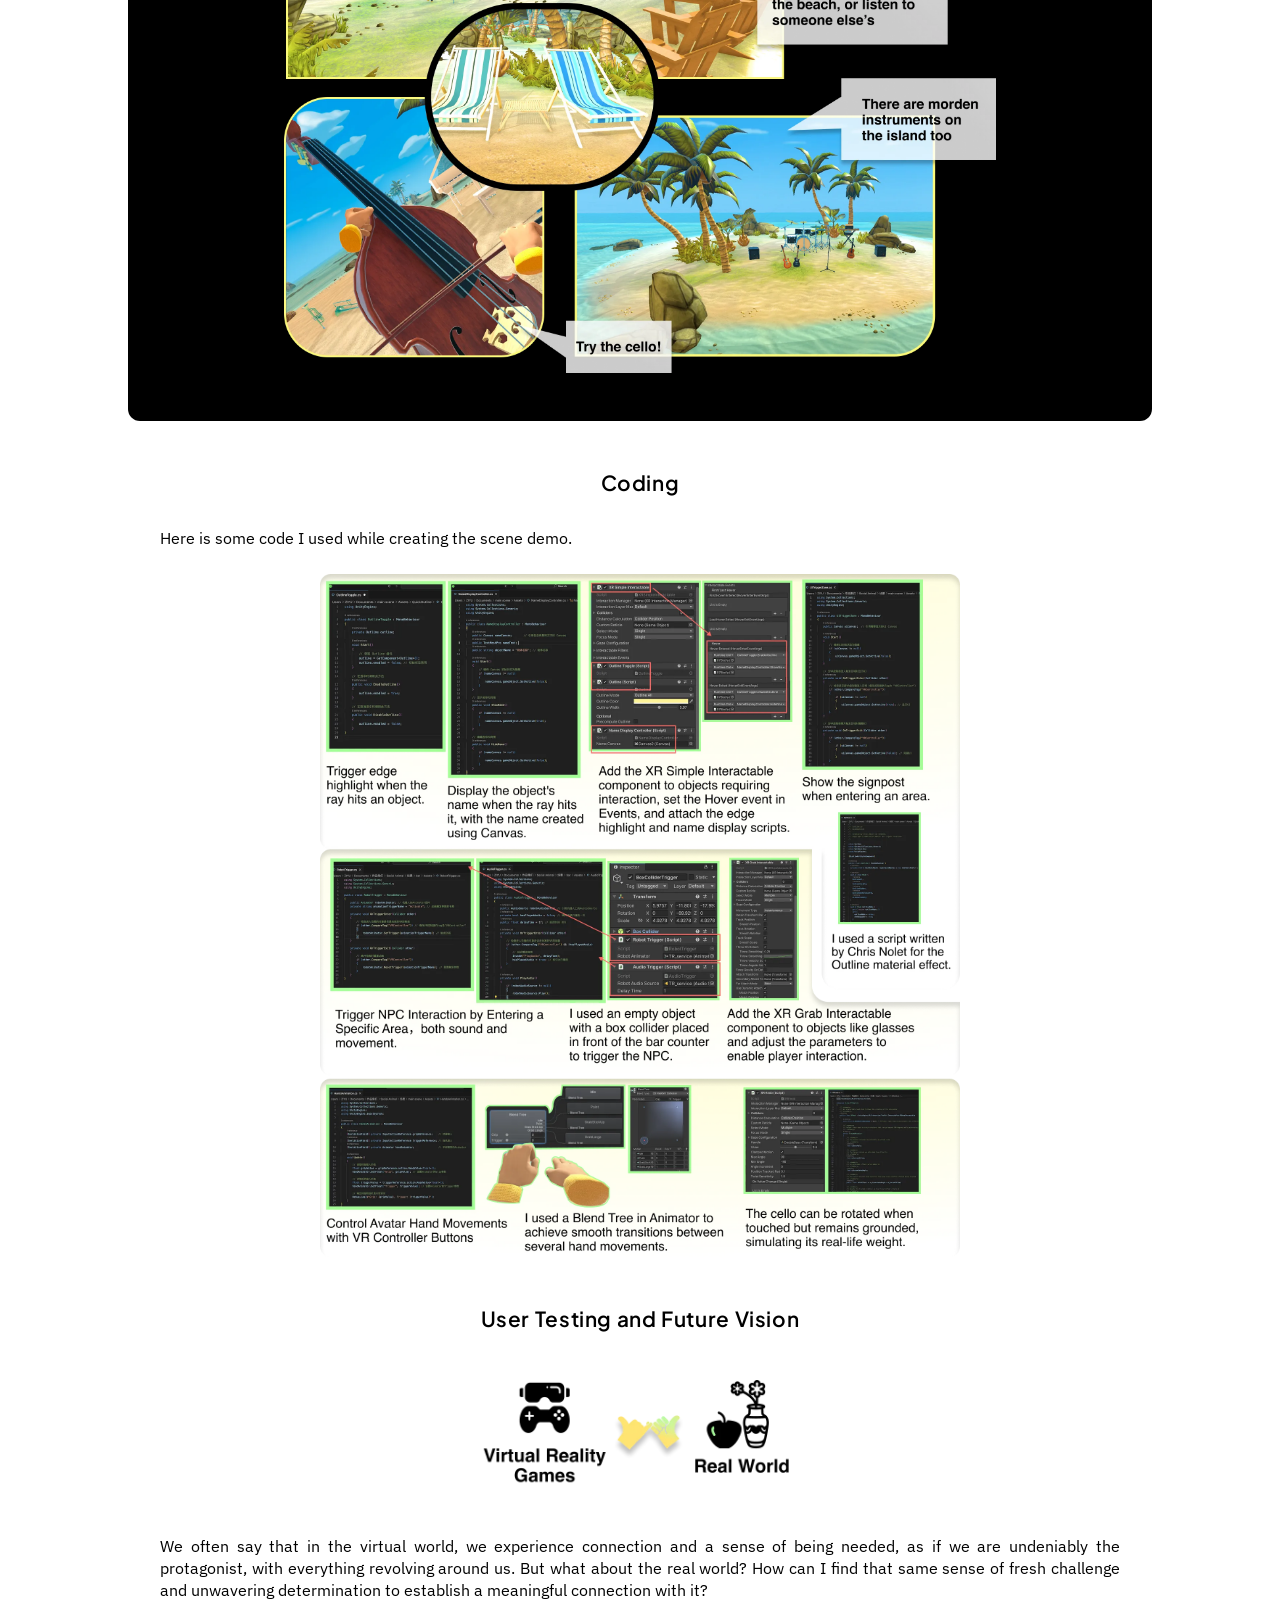
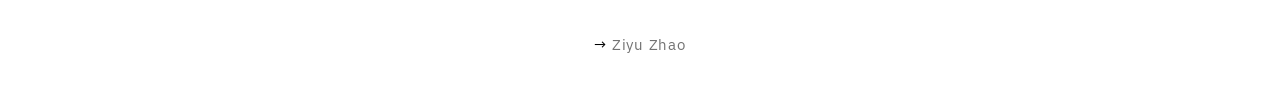
<file: projects/socialanimal.html>
<!DOCTYPE html>
<html lang="en">
    <head>
        <meta charset="UTF-8">
        <meta http-equiv="X-UA-Compatible" content="IE=edge">
        <meta name="viewport" content="width=device-width, initial-scale=1.0">
        <title>Ziyu's Virtual World</title>
        <link rel="icon" type="image/x-icon" href="../favicon.ico">
        <link rel="stylesheet" href="projects.css">

        <link rel="preconnect" href="https://fonts.googleapis.com">
        <link rel="preconnect" href="https://fonts.gstatic.com" crossorigin>
        <link href="https://fonts.googleapis.com/css2?family=IBM+Plex+Sans:ital,wght@0,100..700;1,100..700&family=Intel+One+Mono:ital,wght@0,300..700;1,300..700&family=Inter:ital,opsz,wght@0,14..32,100..900;1,14..32,100..900&family=Outfit:wght@100..900&family=Plus+Jakarta+Sans:ital,wght@0,200..800;1,200..800&display=swap" rel="stylesheet">        
        <script src="../script.js" defer></script>
    </head>

     <body class="socialanimal-body">
        <main>
        <div class="back">
            <a href="#" onclick="history.back()">
                <img src="../images/About/back.svg">
            </a>
        </div>

        <h1 class="project-title">Social Animal</h1>
        <div class="project-content">
            <!-- <p class="project-type">Personal Project </p> -->
                <time class="project-time" datetime="2024">PERSONAL PROJECT  2024</time>
                <p class="project-desc">Young people living alone in China's first-tier cities face an isolated social life beyond work, bearing the pressures of life and emotional solitude on their own. In these fast-paced cities, everyone is busy navigating society, yet people seem isolated, consumed by the heavy demands of survival. 
                </p>
                <p class="project-desc">Social Animal is a VR online social app designed to create a more genuine sense of connection for individuals living alone, allowing them to engage with others in a realistic way within limited space and time, using VR to transform their real-life experience.</p>
        </div>

        <section class="project-video">
            <div class="video-wrapper">
              <iframe src="https://www.youtube.com/embed/p1R6ApPhdmQ"  title="Social Animal video"
                frameborder="0"
                allow="accelerometer; autoplay; clipboard-write; encrypted-media; gyroscope; picture-in-picture"
                allowfullscreen></iframe>
            </div>
        </section>

        <h3>Young Adults Living Alone in First-Tier Cities</h3>
        <p class="section-intro">As development disparities grow among Chinese cities, young people increasingly choose to move to or stay in first-tier cities after graduation. They rent small apartments or studios, shouldering significant work and life pressures while maintaining limited social circles. Without family or close friends nearby, they often return alone to their rented rooms after a long day, confronting a sense of isolation that contrasts sharply with the communal lifestyle they were accustomed to growing up in traditional Chinese society.</p>
        <img class="image01" src="images/socialanimal/01.webp" alt="ideation">

        <h3>What might They Need?</h3>
        <img class="image02" src="images/socialanimal/02.webp" alt="concept">

        <h3>5W1H</h3>
        <img class="image03" src="images/socialanimal/03.webp" alt="3dmodel">

        <h3>Ideation</h3>
        <p class="section-intro">My ideas evolved and shifted as
I delved deeper into the research.</p>
        <div class="ideation">
            <img class="ideaimage" src="images/socialanimal/idea1.webp" alt="project flow">
            <img class="ideaimage" src="images/socialanimal/idea2.webp" alt="project flow">
            <img class="ideaimage" src="images/socialanimal/idea3.webp" alt="project flow">
        </div>

         <h3>Why VR APP?</h3>
           <p class="section-intro">VR and AR make social interactions in games more immersive, offering players new ways to connect and engage with each other.
            VR can also deliver a higher level of user experience through immersion, a sense of scale, embodiment, and presence.
           </p>
        <img class="image04" src="images/socialanimal/04.webp" alt="project flow">

        <h3>App Architecture</h3>
        <img class="image05" src="images/socialanimal/05.webp" alt="project flow">

        <h3>User Flow</h3>
        <img class="image06" src="images/socialanimal/06.webp" alt="project flow">

        <h3>Sketches</h3>
        <img class="image07" src="images/socialanimal/07.webp" alt="project flow">
        <img class="image08" src="images/socialanimal/08.webp" alt="project flow">

        <h3>Design System</h3>
        <div class="designsystem">
         <img class="image09" src="images/socialanimal/09.webp" alt="project flow">
        </div>

        <h3>Avatar</h3>
        <div class="interface">
         <img class="image10" src="images/socialanimal/10.webp" alt="project flow">
        </div>

        <h3>Menu</h3>
        <div class="interface">
         <img class="image11" src="images/socialanimal/11.webp" alt="project flow">
        </div>

        <h3>Virtual Social Scenes: Hi-Fi Demo</h3>
        <div class="interface">
         <img class="image12" src="images/socialanimal/12.webp" alt="project flow">
         <img class="image13" src="images/socialanimal/13.webp" alt="project flow">
        <img class="image14" src="images/socialanimal/14.webp" alt="project flow">
        </div>

        <h3>Coding</h3>
        <p class="section-intro">Here is some code I used while creating the scene demo.</p>
        <img class="image15" src="images/socialanimal/15.webp" alt="ideation">

        <h3>User Testing and Future Vision</h3>
        <img class="image17" src="images/socialanimal/17.webp" alt="ideation">
        <p class="section-intro">We often say that in the virtual world, we experience connection and a sense of being needed, as if we are undeniably the protagonist, with everything revolving around us. But what about the real world? How can I find that same sense of fresh challenge and unwavering determination to establish a meaningful connection with it?</p>



    <footer>
        <span class="home-arrow">→</span>
        <a href="../home.html" class="home">Ziyu Zhao</a>
    </footer>
</body>
</file>
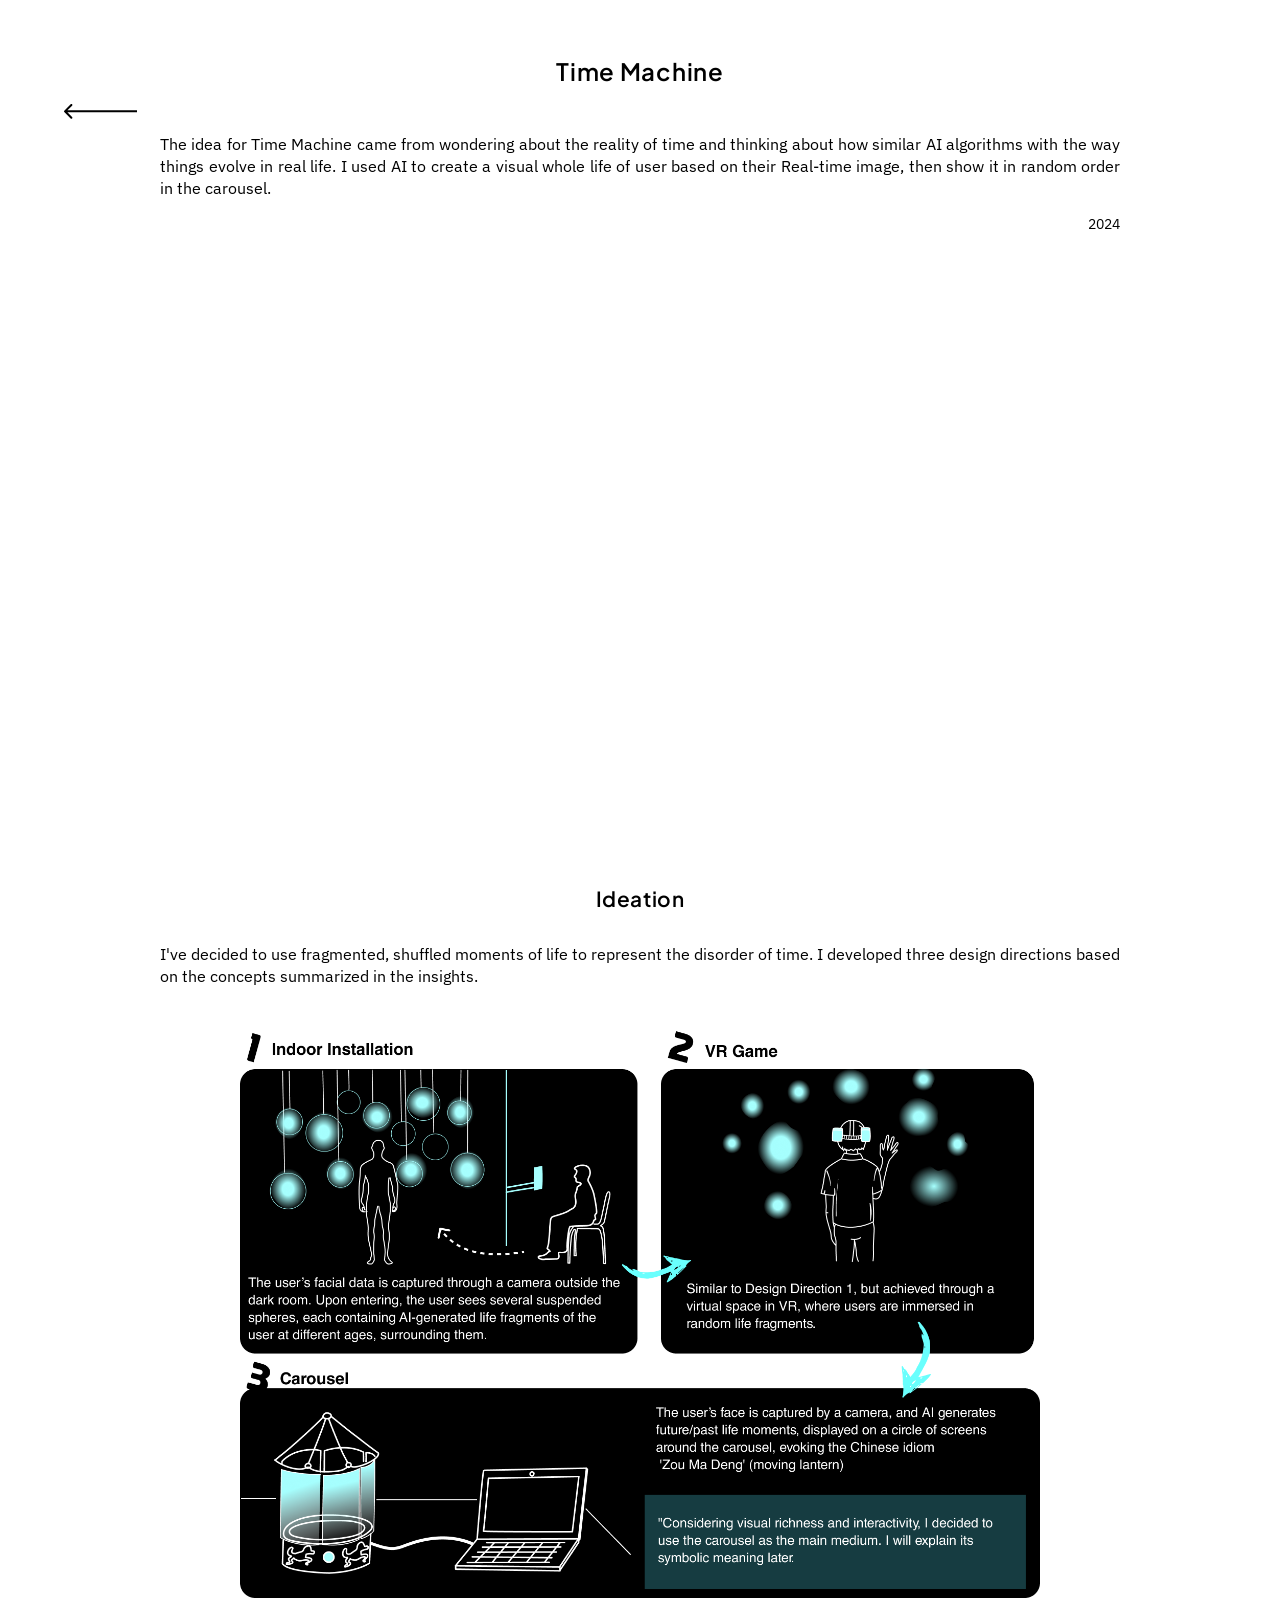
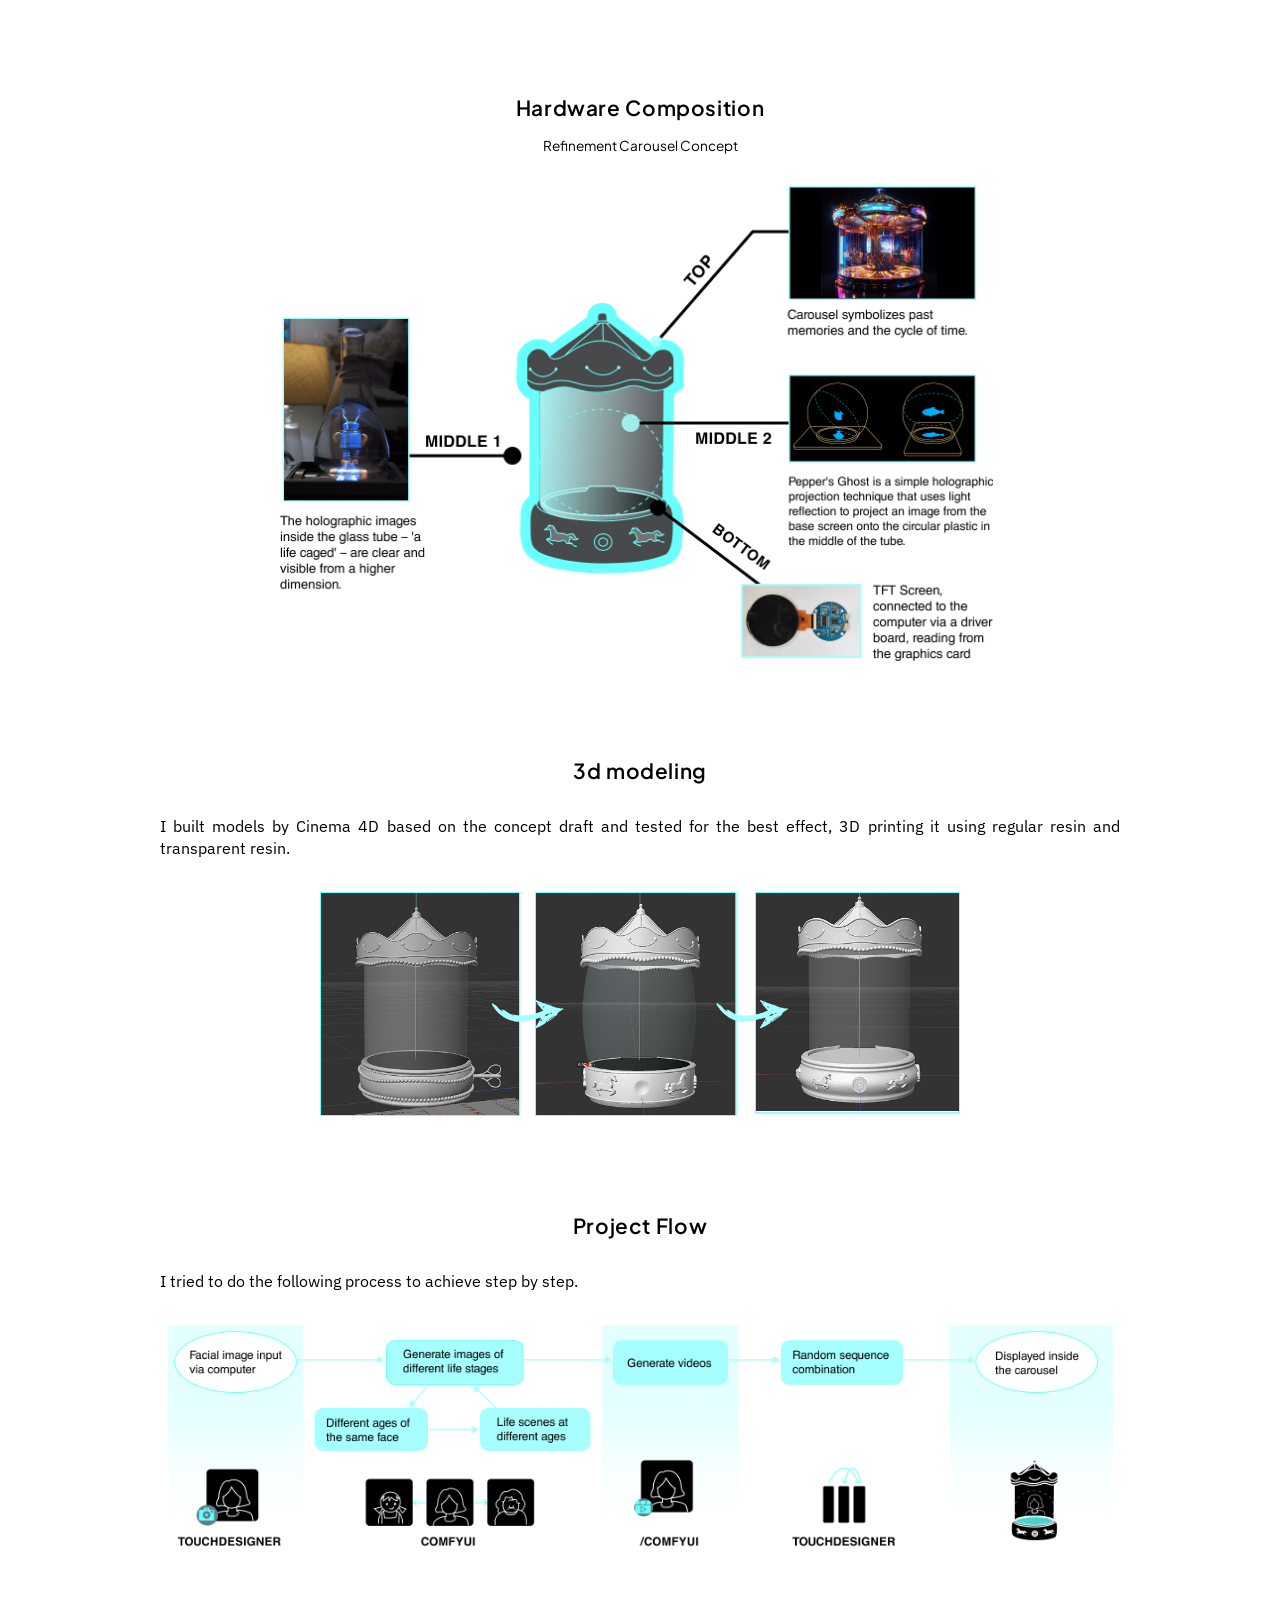
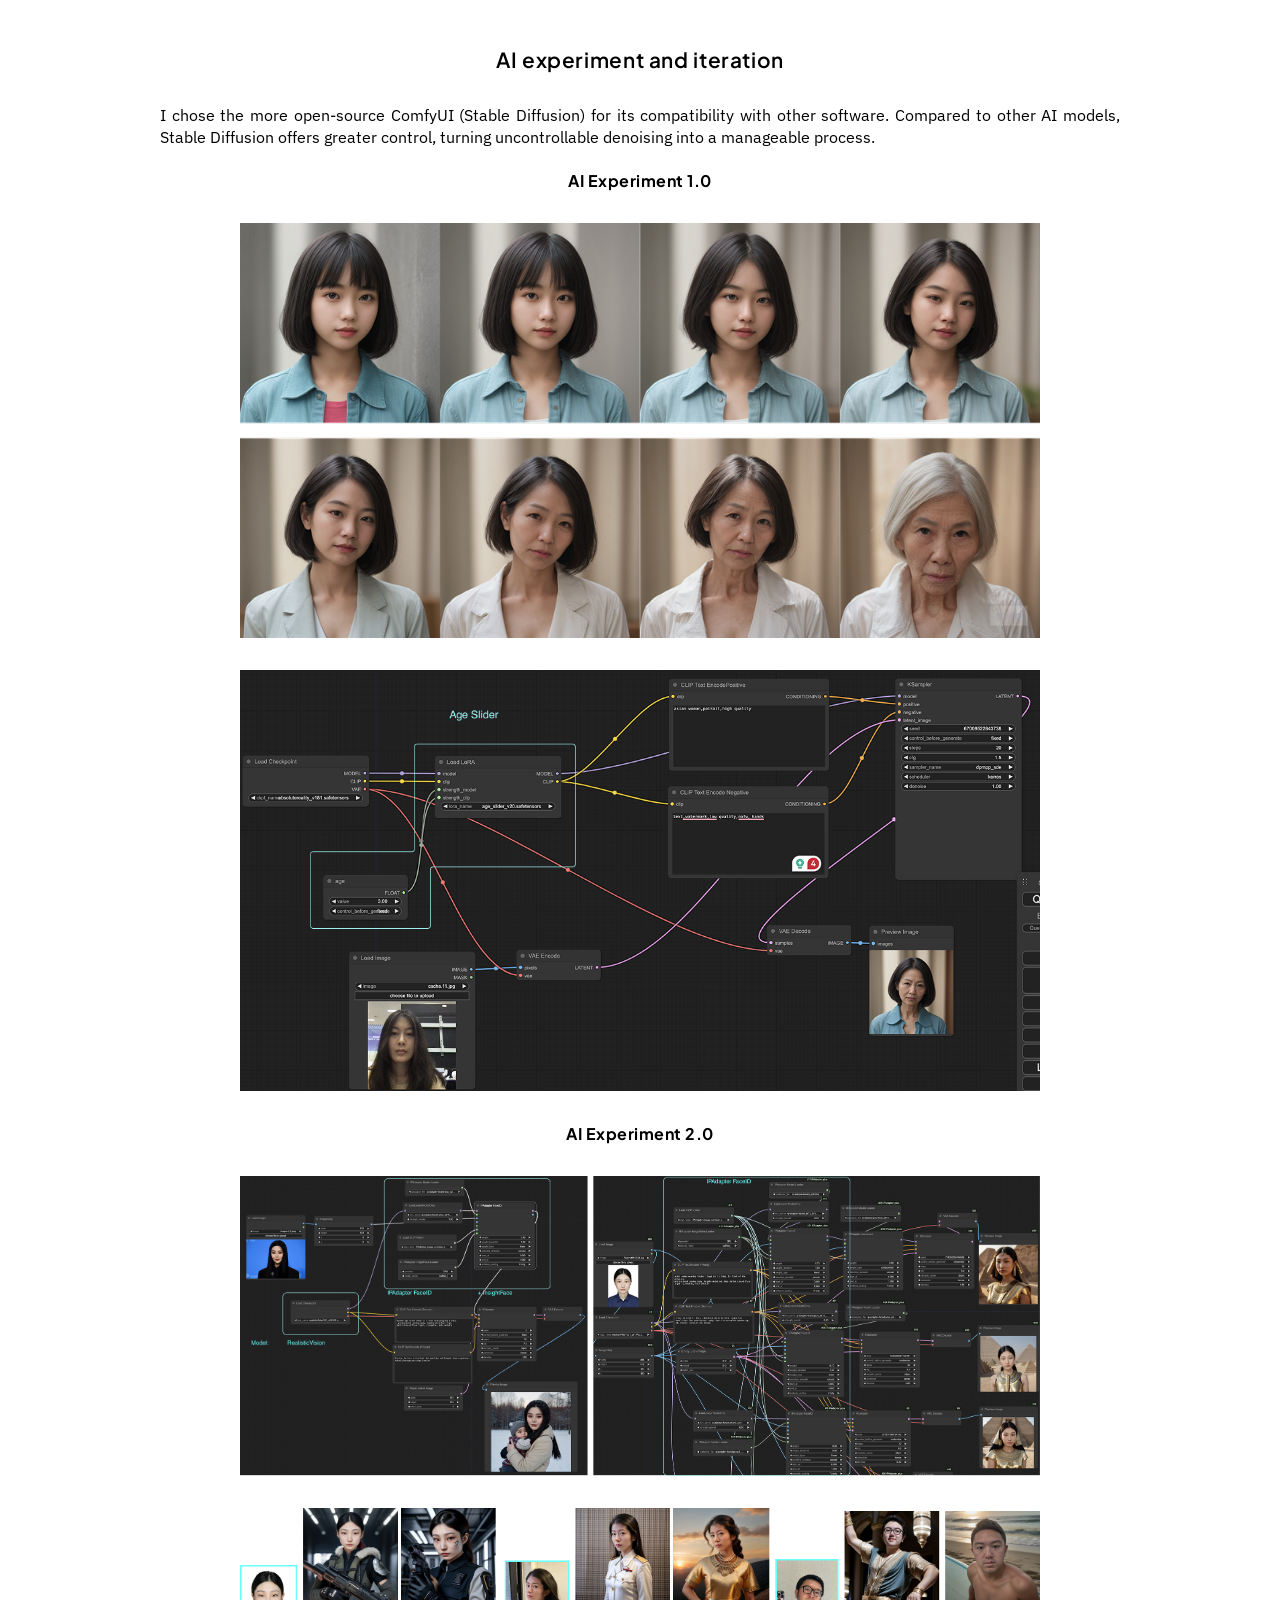
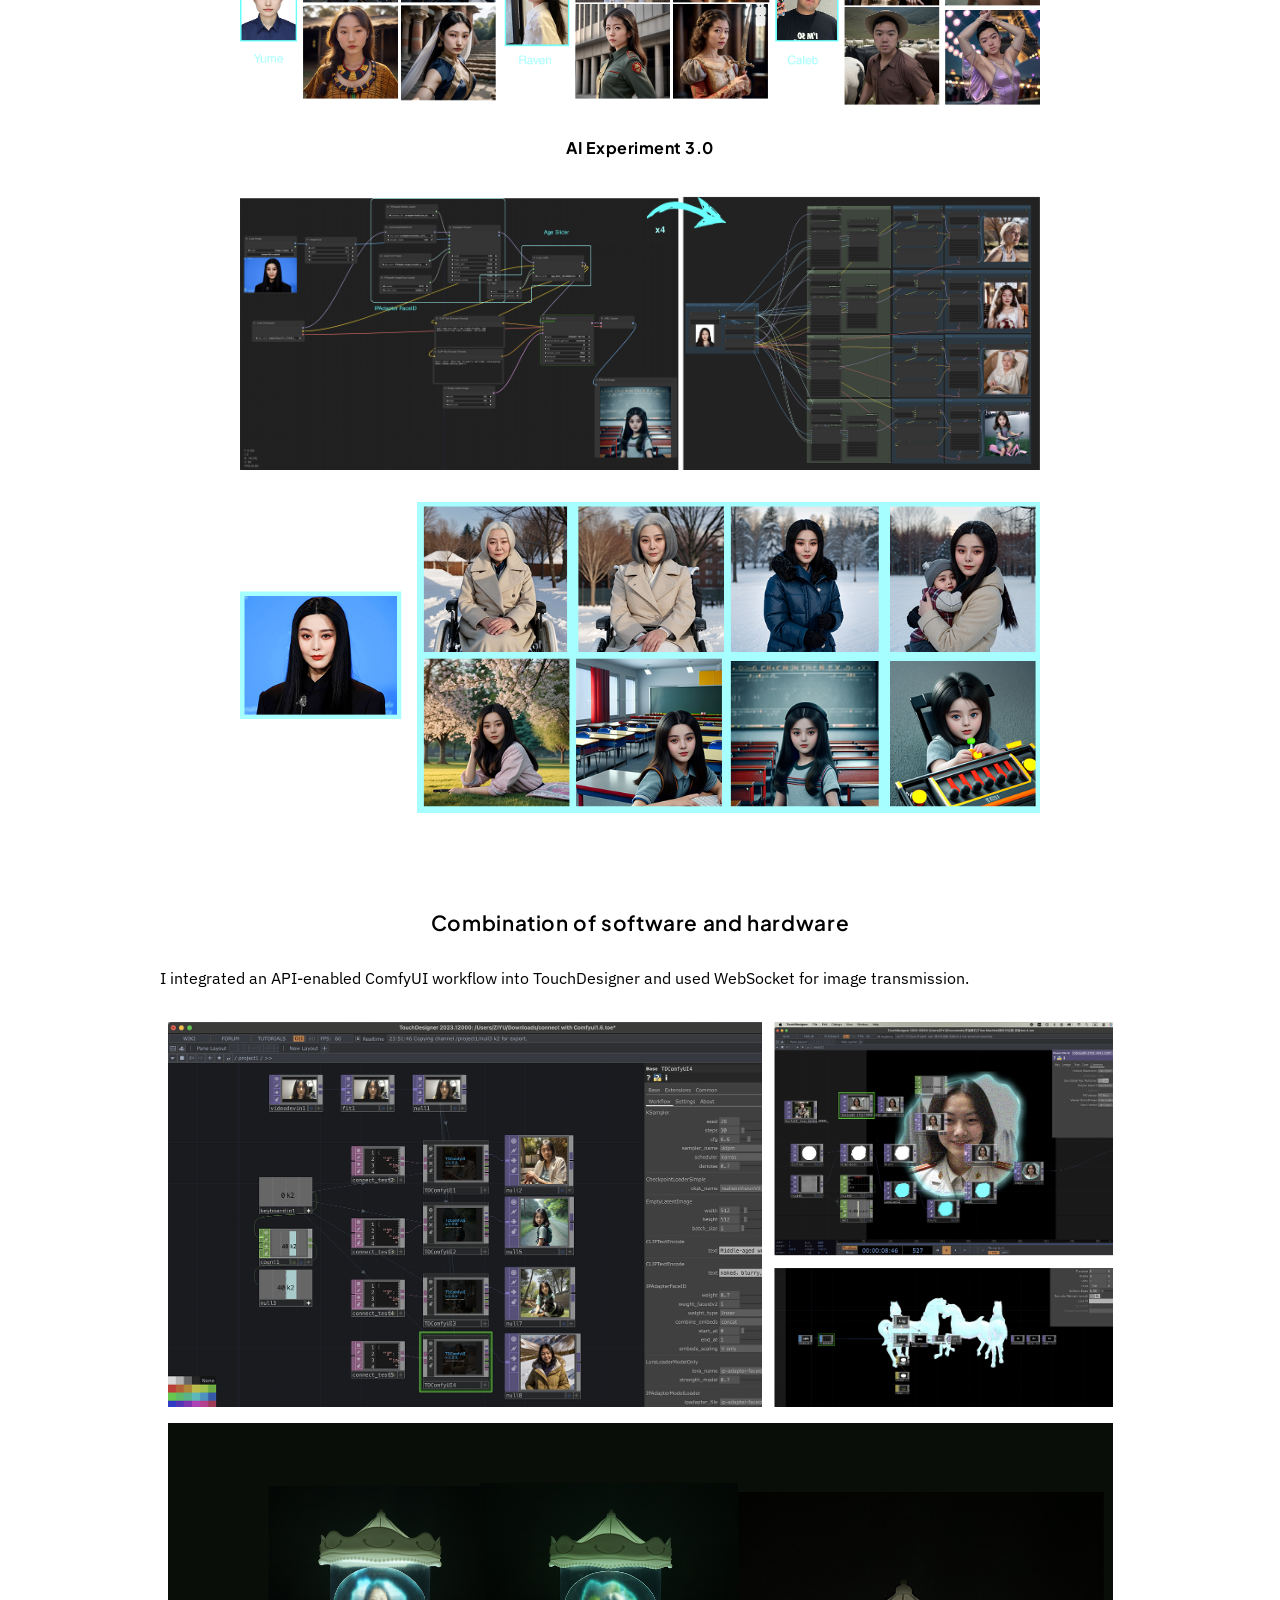
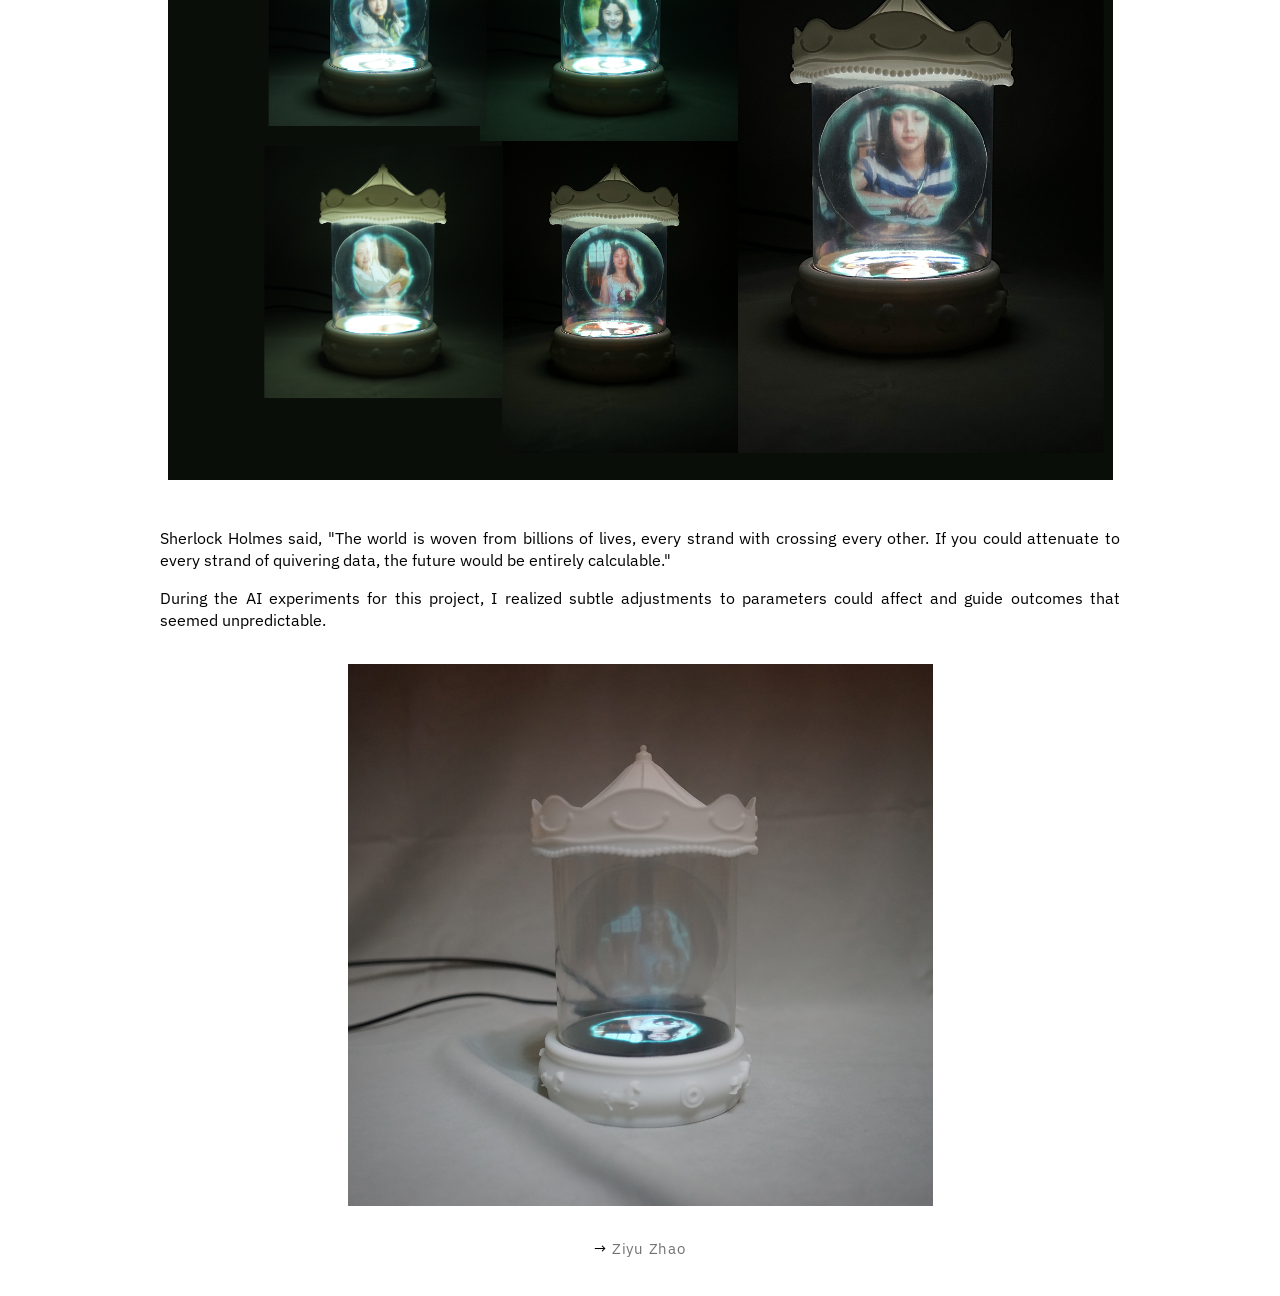
<file: projects/timemachine.html>
<!DOCTYPE html>
<html lang="en">
    <head>
        <meta charset="UTF-8">
        <meta http-equiv="X-UA-Compatible" content="IE=edge">
        <meta name="viewport" content="width=device-width, initial-scale=1.0">
        <title>Ziyu's Virtual World</title>
        <link rel="icon" type="image/x-icon" href="../favicon.ico">
        <link rel="stylesheet" href="projects.css">

        <link rel="preconnect" href="https://fonts.googleapis.com">
        <link rel="preconnect" href="https://fonts.gstatic.com" crossorigin>
        <link href="https://fonts.googleapis.com/css2?family=IBM+Plex+Sans:ital,wght@0,100..700;1,100..700&family=Intel+One+Mono:ital,wght@0,300..700;1,300..700&family=Inter:ital,opsz,wght@0,14..32,100..900;1,14..32,100..900&family=Outfit:wght@100..900&family=Plus+Jakarta+Sans:ital,wght@0,200..800;1,200..800&display=swap" rel="stylesheet">        
        <script src="../script.js" defer></script>
    </head>

     <body class="timemachine-body">
        <main>
        <div class="back">
            <a href="#" onclick="history.back()">
                <img src="../images/About/back.svg">
            </a>
        </div>

        <h1 class="project-title">Time Machine</h1>
        <div class="project-content">
                <p class="project-desc">The idea for Time Machine came from wondering about the reality of time and thinking about how similar AI algorithms with the way things evolve in real life. I used AI to create a visual whole life of user based on their Real-time image, then show it in random order in the carousel.
                </p>
                <time class="project-time" datetime="2024">2024</time>
        </div>

        <section class="project-video">
            <div class="video-wrapper">
              <iframe src="https://www.youtube.com/embed/2ikiQrbFEv4"  title="Time Machine video"
                frameborder="0"
                allow="accelerometer; autoplay; clipboard-write; encrypted-media; gyroscope; picture-in-picture"
                allowfullscreen></iframe>
            </div>
        </section>

        <h3>Ideation</h3>
        <p class="section-intro">I've decided to use fragmented, shuffled moments of life to represent the disorder of time. I developed three design directions based on the concepts summarized in the insights.</p>
        <img class="image01" src="images/timemachine/01.png" alt="ideation">

        <h3>Hardware Composition</h3>
        <p class="annotation">Refinement Carousel Concept</p>
        <img class="image02" src="images/timemachine/02.png" alt="concept">

        <h3>3d modeling</h3>
        <p class="section-intro">I built models by Cinema 4D based on the concept draft and tested for the best effect, 3D printing it using regular resin and transparent resin.</p>
        <img class="image03" src="images/timemachine/03.png" alt="3dmodel">

        <h3>Project Flow</h3>
        <p class="section-intro">I tried to do the following process to achieve step by step.</p>
        <img class="image04" src="images/timemachine/04.png" alt="project flow">

        <section class="AIexperiment">
            <h3>AI experiment and iteration</h3>
            <p class="section-intro">I chose the more open-source ComfyUI (Stable Diffusion) for its compatibility with other software. Compared to other AI models, Stable Diffusion offers greater control, turning uncontrollable denoising into a manageable process.</p>
            <h4>AI Experiment 1.0</h4>
            <img class="image10" src="images/timemachine/10.png" alt="AIexp1">
            <img class="image11" src="images/timemachine/11.png" alt="AIexp1">
            <h4>AI Experiment 2.0</h4>
            <img class="image12" src="images/timemachine/12.png" alt="AIexp1">
            <img class="image13" src="images/timemachine/13.png" alt="AIexp1">
            <h4>AI Experiment 3.0</h4>
            <img class="image14" src="images/timemachine/14.png" alt="AIexp1">
            <img class="image15" src="images/timemachine/15.png" alt="AIexp1">
        </section>

         <h3>Combination of software and hardware</h3>
           <p class="section-intro">I integrated an API-enabled ComfyUI workflow into TouchDesigner and used WebSocket for image transmission.</p>
        <img class="image07" src="images/timemachine/07.png" alt="project flow">
        <img class="image08" src="images/timemachine/08.png" alt="project flow">

        <p class="section-intro">Sherlock Holmes said, "The world is woven from billions of lives, every strand with crossing every other. If you could attenuate to every strand of quivering data, the future would be entirely calculable."</p>
        <p class="section-intro">During the AI experiments for this project, I realized subtle adjustments to parameters could affect and guide outcomes that seemed unpredictable.</p>
        <img class="image09" src="images/timemachine/09.png" alt="project flow">
    <footer>
        <span class="home-arrow">→</span>
        <a href="../home.html" class="home">Ziyu Zhao</a>
    </footer>
</body>
</file>
<file: style2.css>
/*This is a comment */
.journal-body{
    background: #A6C7FF;
    /*background: linear-gradient(to bottom, #e0e5ec 0%, #f4f7f6 100%);*/
    /*background: linear-gradient(to bottom, #A6C7FF 50%,#6b8dcf 100%);*/
    overflow: hidden;
}

/*
.journal-body .snow{
  width:10px;
  height:10px;
  background:white;
  transition:1s;
}
*/

.journal-body .raindrop{
  top: -20px;
  width: 2px;
  height: 30px;
  pointer-events: none;
  position: absolute;

  background: linear-gradient(
    to bottom,
    rgba(255,255,255,0) 0%,
    rgba(255,255,255,0.25) 20%,
    rgba(255,255,255,0.8) 100%
    );
   border-radius: 999px;

   transition: all 5s;
   transition-timing-function: linear;
   animation-duration: 3s;
   animation-name: rainfall;
   animation-iteration-count: infinite;
   animation-timing-function: ease-in;

   transform-origin: top center;
}
@keyframes rainfall{
    from{
        top:-10vh;
    }
    to {
        top: 100vh;
    }
}

.main-nav{
   display: flex;
   justify-content: center;
   align-items: center;
   position: relative;
   margin-top: 5.5rem;  
}

nav a{
    text-decoration: none;
    color: #727272;
}

nav a:hover{
    color: black;
    cursor: help;
}

.journal-body nav a,.journal-body footer a{
    color: black;
}
 
.journal-body nav a:hover,.journal-body footer a:hover{
    color: #111111;
}

.seasaw{
    position:relative;
    display: flex;
    align-items: center;
    /*gap: 10rem;*/
    justify-content: space-between;
    width: min(22rem,50vw);
    margin: 0 auto;
}

/*Font*/
.projects-body,.journal-body,.home-body,.about-body,footer{
    /*font-family: "inter",sans-serif; */
    font-family:'IBM Plex Sans', sans-serif;
   /*font-family: "Intel One Mono", monospace;*/
  font-optical-sizing: auto;
  font-weight: 400;
  font-style: normal;
  
}
 /*
.home-body{
font-family:'IBM Plex Sans', sans-serif;
}*/

/*If choose Projects Page*/
.seasaw.active-left .beam{
    transform: rotate(-5deg);
}
.seasaw.active-left .left{
    transform: translateY(11px);
}
.seasaw.active-left .right{
    transform: translateY(-14px);
} 

/*If choose Journal Page*/
.seasaw.active-right .beam{
    transform: rotate(5deg);
}
.seasaw.active-right .right{
    transform: translateY(11px);
}
.seasaw.active-right .left{
    transform: translateY(-14px);
}

/*When you hover left*/
.seasaw .left:hover ~ .beam{
    transform: rotate(-6deg);
}

.seasaw .left:hover{
    transform: translateY(13px);
}

.seasaw .left:hover ~ .right{
   transform: translateY(-16px);
}

/* When you hover right side*/
.seasaw:has(.right:hover) .beam{
  transform: rotate(6deg);
}

.seasaw .right:hover{
    transform: translateY(13px);
}
.seasaw:has(.right:hover) .left{
   transform: translateY(-16px);
}

.seasaw .beam,
.seasaw .left,
.seasaw .right {
  transition: transform 220ms ease;
}

.main-nav .left, .main-nav .right{
    position: relative;
    top: -14px;
    display: inline-block;
    /*transform: translateY(-10px);*/
    transition:transform 220ms ease; /*缓动*/
}

.beam{
    position: absolute;
    left: 0;
    right: 0;
    top:50%;
    height: 0.8px;
    background:#A6C2FA;

    transform: rotate(0rem); 
    transform-origin: 50% 50%;
    transition: transform 220ms ease; /*缓动*/
}

.journal-body .beam{
    background: #ffffff;
}

.pivot {
    position: absolute;
    left: 50%;
    top: 50%;
    transform:translate(-50%,calc(-50% + 17px));

    width: 0;
    height: 0;
    border-left: 0.5rem solid transparent;
    border-right: 0.5rem solid transparent;
    border-bottom: 0.9rem solid currentColor;
    color: #A6C2FA;
}

  .pivot:hover{
    color: #A6C2FA;
  }
  
.journal-body .pivot {
    color: #ffffff;
}
.journal-body .pivot:hover{
    color: #ffffff;
  }
.circle-menu{
    display: none;
}

.mobile-menu{
    display: none;
}

footer{
    right: 7rem;
    font-size: 0.95rem;
    padding-bottom: 30px;
    text-align: center;
    letter-spacing: 0.05em;
}

footer a{
    text-decoration: none;
    color: #727272;
    cursor: help;
    user-select: none;
}

footer a:hover{
    color: black;
}

main{
    margin-top: 7.8rem;
    padding-left: 8rem;
    padding-right: 8rem;

    flex: 1;
}

body{
    display: flex;
    flex-direction: column;
    min-height: 100vh;
    margin: 0;
}

.projects{
    display:flex;
    flex-wrap: wrap;
    justify-content: flex-start;
    align-items: flex-start;
    gap:5.8rem 4.5rem;
    max-width: 80rem;
}

.project{
    flex: 0 1 15rem; /* 每个项目最小宽度 15.5rem，容器窄了就自动掉到下一行 */
    max-width: 16rem;
    cursor:help;

    text-decoration: none;
    display: block;
    color: inherit;
}

.project-title{
    color: #727272;
    font-size: 1.1rem;
    font-weight: 400; /*Regular*/
    margin: 0 0 0.8rem 0;
}

.project-desc{
    font-size: 0.9rem;
    margin: 0 0 1.1rem 0;
    line-height: 1.3;
    /*
    font-family: "Outfit", sans-serif;*/
    /*font-family: "Work Sans", sans-serif;*/
    /*font-family: "Manrope", sans-serif;*/
    font-family: "Plus Jakarta Sans", sans-serif;
      font-optical-sizing: auto;
  font-weight: 400;
  font-style: normal;
  
  letter-spacing: 0.05em;
}

.project-tags{
    font-size: 0.85rem;
    margin-bottom: 0.2rem;
}

.project-year{
    margin: 0 0 0 0;
    font-size:0.8rem;
}

/*jounal*/
.journals{
    display: flex;
    flex-direction: column;
    gap: 4.2rem;
}

.journal{
    display: flex;
    justify-content:flex-start;
    align-items:flex-end;
    gap: 2rem;
}

.journal-text{
    max-width: 48rem;
}

.journal-title{
    font-size: 1.2rem;
    font-weight: 400;
    margin: 0 0 0.8rem 0;
}

.journal-desc{
    color:#2e2e2e;
    font-size: 0.95rem;
    margin: 0;
    line-height: 1.3;
    font-family: "Plus Jakarta Sans", sans-serif;
    font-optical-sizing: auto;
    font-weight: 400;
    font-style: normal;
}

.journal-year{
    font-size: 0.85rem;
}

/* home page */
.home-body #void:hover .preview-image{
    display: block;
    transform: translateX(70%) translateY(-120%); 
    width: 240px;
    height: 300px;
    border-radius: 9px; 
    box-shadow: 0 10px 20px rgba(0, 0, 0, 0.15); 
    border: 1px solid #eaeaea; 
    overflow: hidden;
}
.home-body .preview-image{
    z-index: -50;
}
.home-body #void .project-desc,
.home-body #void .project-title,
.home-body #void .project-tags,
.home-body #void .project-year{
    z-index: 10;
}

.home-body #timemachine:hover .preview-image{
    display: block;
    transform: translateX(40%) translateY(-145%); 
    width: 260px;
    border-radius: 8px; 
    box-shadow: 0 10px 20px rgba(0, 0, 0, 0.15); 
    border: 1px solid #eaeaea; 
}

.home-body #socialanimal:hover .preview-image{
    display: block;
    transform: translateX(20%) translateY(-190%); 
    width: 260px;
    border-radius: 8px; 
    box-shadow: 0 10px 20px rgba(0, 0, 0, 0.15); 
    border: 1px solid #eaeaea; 
}

/* Project style - Preview images */
.preview-image{
    position: absolute;
    display: none;
}

#paperino:hover .preview-image{
    display: block;
    background-color: #A6C2FA;
    transform: translateX(-50%) translateY(10px); 
    width: 240px;
    border-radius: 8px; 
    box-shadow: 0 10px 20px rgba(0, 0, 0, 0.15); 
    border: 1px solid #eaeaea; 
}

#polarnight:hover .preview-image{
    display: block;
    transform: translateX(50%) translateY(-11%); 
    width: 200px;
    box-shadow: 0 10px 20px rgba(0, 0, 0, 0.15); 
    border: 1px solid #eaeaea;
}

#theta:hover .preview-image{
    display: block;
    transform: translateX(40%) translateY(-5%); 
    width: 180px;
    border-radius: 8px; 
    box-shadow: 0 10px 20px rgba(0, 0, 0, 0.15); 
    border: 1px solid #eaeaea;
}

#void:hover .preview-image{
    display: block;
    transform: translateX(35%) translateY(20px); 
    width: 240px;
    height: 300px;
    border-radius: 9px; 
    box-shadow: 0 10px 20px rgba(0, 0, 0, 0.15); 
    border: 1px solid #eaeaea; 
    overflow: hidden;
}
.preview-image img{
    width: 100%;
    height: 100%;
    object-fit: cover;
    object-position:50% 65%;
}

#timemachine:hover .preview-image{
    display: block;
    transform: translateX(-50%) translateY(12px); 
    width: 260px;
    border-radius: 8px; 
    box-shadow: 0 10px 20px rgba(0, 0, 0, 0.15); 
    border: 1px solid #eaeaea; 
}

#socialanimal:hover .preview-image{
    display: block;
    transform: translateX(-50%) translateY(12px); 
    width: 260px;
    border-radius: 8px; 
    box-shadow: 0 10px 20px rgba(0, 0, 0, 0.15); 
    border: 1px solid #eaeaea; 
}

#oatlyfactory:hover .preview-image{
    display: block;
    transform: translateX(40%) translateY(-80%); 
    width: 550px;
    border-radius: 5px; 
    box-shadow: 0 10px 10px rgba(90, 90, 90, 0.15); 
    border: 1px solid #eaeaea; 
}

/*HomePage*/
.home-nav{
    display: flex;
    justify-content: center;
    align-items: center;
    gap: 1.2rem;
    margin-top: 4.5rem;
}

.nav-track{
    position: relative;
    width: 13rem;
    height: 1.15rem;
    /*border: 1px solid #727272;*/
    background-color: transparent;
    background-image: url(images/nav/nav-track.svg);
    background-size: 100% 100%;
    background-repeat: no-repeat;
}

.nav-knob{
    position: absolute;
    left: 50%;
    top: 50%;
    width: 0.9rem;
    height: 0.9rem;
    background-color:#C6C5C5;
    /*border: #111111 1px solid;*/
    border-radius: 50%;
    transform: translate(-50%,-50%);
    background-image: url(images/nav/nav-knob.svg);
    background-size: contain;
    background-repeat: no-repeat;

    transition: left 0.3s ease-in-out,background-color 0.3s ease-in-out,background-image 0.3s ease-in-out;
}

.self-intro{
    max-width: 40rem;
    margin: 0 auto;
    color: #727272;
    line-height: 1.4;
    font-size: 0.96rem;
    
    font-family: "Outfit", sans-serif;
}

.self-intro a{
    text-decoration: none;
    color: #111111;
    font-size: 0.9rem;
    white-space: nowrap;
    margin-left: 10px;
}

.self-intro a:hover{
    border-bottom: #111111 solid 1px;
}

.home-body main{
    display: flex;
    flex-direction: column;
    gap: 6rem;
    margin-top:6rem;/*Make it closer to nav*/
}

.top-row,.bottom-row{
    display: flex;
    justify-content: space-around;
}

/*Homepage projects negtive positions*/
.home-body #paperino{
    position: relative;
    top: 0rem;
    left: -4rem;
    animation: float-path-a 6s ease-in-out infinite;
}

.home-body #theta{
    position: relative;
    top: 3rem;
    left: -7rem;
    animation: float-path-c 8s ease-in-out 1s infinite;
}

.home-body #polarnight{
    position: relative;
    top: -2rem;
    left: -10rem;
    animation: float-path-c 7s ease-in-out 2s infinite;
}

.home-body #timemachine{
    position: relative;
    top: -3rem;
    left: 1rem;
    animation: float-path-a 9s ease-in-out 0.5s infinite;
}

.home-body #void{
    position: relative;
    top: 3rem;
    left: -1rem;
    animation: float-path-a 10s ease-in-out 1s infinite;
}

.home-body #socialanimal{
    position: relative;
    top: -1rem;
    left: 3rem;
    animation: float-path-b 8.5s ease-in-out 1.5s infinite;
}

/* 轨迹 A：轻微的右上左下画圈漂浮 */
@keyframes float-path-a {
  0%   { transform: translate(0px, 0px); }
  33%  { transform: translate(8px, -12px); }
  66%  { transform: translate(-6px, 5px); }
  100% { transform: translate(0px, 0px); }
}

/* 轨迹 B：稍微大一点的上下缓慢浮动 */
@keyframes float-path-b {
  0%   { transform: translate(0px, 0px); }
  50%  { transform: translate(0px, -15px); }
  100% { transform: translate(0px, 0px); }
}

/* 轨迹 C：左右轻轻摇摆 */
@keyframes float-path-c {
  0%   { transform: translate(0px, 0px); }
  50%  { transform: translate(12px, 0px); }
  100% { transform: translate(0px, 0px); }
}

/*seasaw hover*/
.project:hover{
    animation-play-state: paused !important;
}

.main-nav .left::after, 
.main-nav .right::after {
    content: "";
    position: absolute;
    top: -40px;    
    bottom: -40px; 
    left: -20px;
    right: -20px;
}

/*About page*/
.about-body main{
    margin-top: 6rem;
}

.about-mobile-top{
    display: none;
}

.back{
    font-size: 1rem;
    position: relative;
    /*transform: translate(-30px,-15px);*/
    left: -30px;
    top: -15px;
    transform-origin: left center;
    transition: transform 0.2s ease;
}

.back:hover{
    /*opacity: 0.5;*/
    transform: scaleX(0.9);
}

.about-name{
    font-weight: 300;
    font-size: 1.5rem;
    color:#727272;
}

.self-intro2{
    font-size: 0.95rem;
    letter-spacing:0.05em;
    max-width: 40rem;
    line-height: 1.4;
    /*text-align: justify;*/
}

.about-contact{
    font-size: 1rem;
    margin-top: 2.5rem;
    display: flex;
    gap: 0.5rem;
    margin-bottom: 0;
}

.about-contact img{
    cursor: pointer;
}

.telephone{
    margin: 0;
}

/* journals */
.journals a{
text-decoration: none;
color: inherit;
cursor: help;
}

/* Phone Version */
@media (max-width:768px){
    /* .projects-body{
        min-height: 100vh;
    } */

    .main-nav{
        justify-content:space-between;
        align-items: flex-start;
        margin-top: 2.2rem;
        padding: 0 1.5rem;
    }

    .seasaw{
        width: 100%;
        justify-content: center;
        position: relative;
    }

    .main-nav .left,
    .main-nav .right{
        font-size: 0;
        pointer-events: none;
    }

 .beam{
    width: 7rem;
    left: 50%;
    right: auto;
    transform: translateX(-50%) rotate(-5deg);
    top: 0.7rem;
  }

  .seasaw.active-left .beam{
    transform: translateX(-50%) rotate(-5deg);
  }

  .pivot{
    left: 50%;
    top: 1.25rem;
    transform: translateX(-50%);
    border-left: 0.6rem solid transparent;
    border-right: 0.6rem solid transparent;
    border-bottom: 1rem solid currentColor;
  }
  
  .pivot-mobile{
    display: none;
  }

  main{
    margin-top: 5.5rem;
    padding-left: 1.5rem;
    padding-right: 1.5rem;
  }

  .projects{
    display: flex;
    flex-wrap:wrap;
    row-gap: 3.3rem;
    column-gap: 2rem;
  }

  .project{
    flex: 0 0 calc(50% - 1rem);
    max-width: none;
  }

  .project-title{
    font-size: 0.95rem;
    margin: 0 0 0.8rem 0;
    line-height: 1.2rem;
  }

    .project-desc{
    font-size: 0.85rem;
    line-height: 1.35;
    margin: 0 0 0.9rem 0;
    letter-spacing: 0.02em;
  }

  .project-tags{
    font-size: 0.8rem;
    margin: 0 0 0.35rem 0;
  }

  .project-year{
    font-size: 0.72rem;
  }

    .preview-image{
    display: none;
  }

  .project:hover~ preview-image{
    display: none !important;
  }

    footer{
    /* padding: 2.5rem 0 1.5rem;
    font-size: 0.82rem; */
    font-size: 0;
  }

  /* Mobile Menu */
    .circle-menu{
        display: flex;
        width: 1.8rem;
        height: 1.8rem; 
        /* border: 1px solid black; */
        border-radius: 50%;
        background-color: #D4E2FF;
        border: none;
        cursor: pointer;

        position: fixed;
        right: 1.8rem;
        top: 2.5rem;
        transition: transform 0.2s ease, background-color 0.3s ease;
        z-index: 120;
        animation: breath 2.8s ease-in-out infinite;
    }
    @keyframes breath {
            0%, 100%{
            transform: scale(1);
            opacity: 0.92;
        }
        50%{
            transform: scale(1.2);
            opacity: 1;
        }
    }

    .circle-menu.open{
        /* transform: scale(35); */
        /* background-color: #A6C7FF; */
        /* border-radius: 0%; */
        background: transparent;
        transform: rotate(90deg);
        animation: none;
    }

    .circle-menu::before,
    .circle-menu::after{
        content: "";
        position: absolute;
        top: 50%;
        left: 50%;
        height: 1.6px;
        background: #222;
        transform-origin: center;
        opacity: 0;
        transition: opacity 0.2s ease;
    }

    .circle-menu.open::before,
    .circle-menu.open::after{
        width: 1.6rem;
        opacity: 1;
    }

    .circle-menu.open::before{
        transform: translate(-50%,-50%) rotate(45deg);
    }
     .circle-menu.open::after{
    transform: translate(-50%, -50%) rotate(-45deg);
  }

    .mobile-menu{
        display: flex;
        position: fixed;
        /* right: -50%; */
        box-sizing: border-box;
        right: -100%;
        width: 50%;
        top: 2rem;
        height: 98vh;
        /* font-family:'IBM Plex Sans', sans-serif; */
        font-family: "inter", sans-serif;
        background-color: rgba(166,194,250,0.85);

        flex-direction: column;
        justify-content: flex-start;
        align-items: center;
        padding-top: 8rem;
        padding-left: 2rem;
        gap: 5rem;
        transition: right 280ms ease;
        z-index: 110;
    }

    .mobile-menu a{
        text-decoration: none;
        font-weight: 400;
        color: #111;
        font-size:1.2rem;
    }

    .mobile-menu a.current{
        color: #727272;
    }

    .mobile-menu.open{
        right: 0;
    }

     .menu-overlay{
        display: block;
        position: fixed;
        inset: 0;
        background: rgba(0,0,0,0.08);
        opacity: 0;
        pointer-events: none;
        transition: opacity 240ms ease;
        z-index: 90;
     }

    .menu-overlay.open{
        opacity: 1;
        pointer-events: auto;
    }
}


/* Journal-mobile */
@media (max-width: 768px){
    .pivot-pc{
        display: none;
    }

    .pivot-mobile{
        display: block;
    }

    /* menu and nav */
    .seasaw.active-right .beam{
    transform: translateX(-50%) rotate(5deg);
  }

  .journal-body .mobile-menu{
    background-color: #ffffff85;
  }

  .journal-body{
    overflow-x: hidden;
  }

  .journal-body main{
    margin-top: 6rem;
    padding-left: 1.5rem;
    padding-right: 1.5rem;
  }

  .journals{
    gap: 3.2rem;
  }

  .journal{
    display: flex;
    flex-direction: column;
    align-items:flex-start;
    gap: 0.8rem;
    /* padding-right: 1rem; */
  }

  .journal-text{
    max-width: 100%;
  }

  .journal-title{
    font-size: 1rem;
    line-height:1.25;
    margin: 0 0 0.7rem 0;
  }

  .journal-desc{
    font-size: 0.88rem;
    letter-spacing: 0.02rem;
    line-height: 1.4;
    max-width: 20rem;
  }

  .journal-year{
    font-size: 0.8rem;
    line-height: 1;
    color: #111;
    margin-top: 0.15rem;
  }

  .journal-body footer{
    font-size: 0.85rem;
    padding: 2rem 0 1.5rem;
  }
}

/* About mobile */
@media (max-width:768px){
    .about-body .back{
        display: none;
    }

    .about-body main{
        margin-top: 2.2rem;
        padding-left: 1.5rem;
        padding-right: 1.5rem;
    }

    .about-mobile-top{
        display: flex;
        justify-content: center;
        align-items: flex-start;
        position: relative;
        padding-top: 2rem;
        margin-bottom: 3.5rem;
    }

    .about-mobile-top .beam{
        transform: translateX(-50%) rotate(0deg);
        height: 1.1px;
    }

    .about-name{
        font-size: 1.3rem;
    }
    .self-intro2{
    max-width: 99%;
    font-size: 0.9rem;
    line-height: 1.45;
    letter-spacing: 0.02em;
  }

  .self-intro2 p{
    margin: 0;
  }

  .about-contact{
    margin-top: 1.1rem;
    /* margin-bottom: 1rem; */
    gap: 0.45rem;
    align-items: center;
    font-size: 0.9rem;
    flex-wrap: wrap;
  }

  .telephone{
    margin: 0;
    font-size: 0.9rem;
  }
}

@media (hover: none) and (pointer: coarse){
  .projects-body .preview-image,
  .projects-body .project:hover .preview-image,
  .projects-body .project:focus .preview-image,
  .projects-body .project:active .preview-image{
    display: none !important;
    opacity: 0 !important;
    visibility: hidden !important;
    pointer-events: none !important;
  }
}
</file>
<file: journal/journal.css>
.back{
    font-size: 0.9rem;
    margin-top: 2rem;
    left: 5%;
    position: relative;
    transform-origin: left center;
     transition: transform 0.2s ease;

     position: fixed;
}

.back:hover{
     transform: scaleX(0.8);
}

main{
    padding-top: 1.5rem;
    flex: 1;
}

body{
     /* font-family: "Plus Jakarta Sans", sans-serif; */
     font-family:'IBM Plex Sans', sans-serif;
     background:linear-gradient(
        to bottom,
        #ffffff 0%,
        #A6C2FA80 100%
     );
     overflow-x: hidden;

     display: flex;
     flex-direction: column;
     min-height: 100vh;
}

.project-title{
    font-family: "Plus Jakarta Sans", sans-serif;
     text-align: center;
     font-size: 1.3rem;
     font-weight: 600;
     color: black;
     letter-spacing: 0.03em;
     margin-top: 3.5rem;
}

.project-content{
     max-width: 700px;
     margin: 0 auto;
     padding-top: 1rem;
     text-align: justify;
     line-height: 1.7;
     font-size: 1rem;
}

.project-time{
     display: block;
     text-align: right;
     font-size: 0.85rem;
}

footer{
    font-family:'IBM Plex Sans', sans-serif;
    text-align: center;
    margin: 2rem 0;
}

footer a{
    text-decoration: none;
    color:black;
    cursor: help;
    user-select: none;
}

time{
    opacity: 0.7;
    margin-bottom: 2rem;
}

.music-note{
  position: absolute; 
  color:deeppink;
  font-size:20px;
  opacity:1;
  animation: float 10s linear infinite;
}

@keyframes float{
  from{
    transform: translatex(200vh);
  }
  to{
    transform: translatex(-10vh);
  }
}

/* Article */
.writer h3{
    font-style: italic;
    font-weight: 700;
    margin-bottom: 1rem;
}
.writer p{
    margin-bottom: 1.2rem;
    font-weight: 400;
    letter-spacing: 0.02em;
}
.separator{
    text-align:center;
    margin:2rem auto;
    letter-spacing:6px;
    color: black;
}

@media (max-width: 768px){
    .back{
        position: static;
        margin-top: 0.8rem;
        left: auto;
        transform: none;
    }

    .back a{
        display: inline-block;
        padding: 0.6rem 0.8rem 0.6rem 0;
    }

    .back img{
        width: 4rem;
        height: auto;
        display: block;
    }

    main{
        padding-top: 1rem;
        padding-left: 1.8rem;
        padding-right: 1.8rem;
  }

    .project-title{
        margin-top: 2rem;
        margin-bottom: 0.6rem;
        text-align: center;
        font-size: 1.1rem;
        line-height:1.3;
        padding: 0 1rem;
  }

    .project-content{
        font-size: 0.9rem;
    }

    .writer p{
    margin-bottom: 1rem;
    letter-spacing: 0.01em;
  }

  .Avignon p{
    line-height: 1.35rem;
  }

    .writer h3{
        font-size: 0.95rem;
        line-height: 1.4;
        margin-top: 2rem;
        margin-bottom: 0.8rem;
    }

    .project-time{
        font-size: 0.8rem;
    }

  footer{
    margin: 2.5rem 0 1.5rem;
    font-size: 0.85rem;
  }
}
</file>
<file: projects/projects.css>
/* .back{
    margin-top: 3.5rem;
    left: 5%;
    position: relative;
    transform-origin: left center;
     transition: transform 0.2s ease;
}

.back:hover{
     transform: scaleX(0.8);
} */

.back{
    font-size: 0.9rem;
    margin-top: 2rem;
    left: 5%;
    position: relative;
    transform-origin: left center;
     transition: transform 0.2s ease;

     position: fixed;
}

.back:hover{
     transform: scaleX(0.8);
}

main{
    padding-top: 2rem;
    flex: 1;
}

body{
     font-family: "Plus Jakarta Sans", sans-serif;
     /*font-family:'IBM Plex Sans', sans-serif;*/
}

body .back img{
     margin-top: 2rem;
     padding: 0;
     margin-bottom: 0;
}

.project-title{
    font-family: "Plus Jakarta Sans", sans-serif;
     text-align: center;
     font-size: 1.5rem;
     font-weight: 600;
     color: black;
     letter-spacing: 0.03em;
     margin-top: 1rem;
}

.project-content{
     max-width: 60rem;
     margin: 0 auto;
     padding-top: 1rem;
     text-align: justify;
     line-height: 1.4;
     font-size: 0.98rem;
     font-family:'IBM Plex Sans', sans-serif;
}

.project-time{
     display: block;
     text-align: right;
     font-size: 0.85rem;
}

/*Polar night*/
.polarnight-body .gallery{
     position: relative;
     width: 100%;
     height: 80vh;
     margin: 0 auto;
}

.polarnight-body{
     overflow-x: hidden;
}

.center-img{
     position: absolute;
     margin: 0;

     max-width: 25rem;
     left: 50%;
     top: 40%;
     transform: translate(-50%,-50%);

     transition: transform 0.02s ease; 
     cursor: pointer;  
}

.surround-img{
     position: absolute;
     margin: 0;
     opacity: 0; 

     /* background: #F0F0F0; */
     border-radius: 6px 6px 0 0;
     overflow: hidden;
     box-shadow: 0 5px 15px rgba(0,0,0,0.15);
}
.surround-img::before {
  content: "";
  display: block;
  height: 15px;
  background: #F0F0F0;
  border-bottom: 1px solid rgba(0,0,0,0.04);
}
.surround-img::after {
     content: "";
     position: absolute;
     top: 3px;
     left: 10px;
     width: 10px;
     height: 10px;
     border-radius: 50%;
     background-color: #ffffff;
}

.gallery img{
     display: block;
     width: 100%;
     height: auto;
}

.center-img:hover{
     transform: translate(-50%,-50%) scale(1.01);
}

.center-img:hover~ .surround-img{
     opacity: 1;
     transition: opacity 0.3s ease;
}



.p1{
     max-width: 20rem;
     top: 5%;
     left: 60%;
}

.p2{
     max-width: 28rem;
     top: 50%;
     right: 14%;
}

.p3{
     max-width: 20rem;
     top: 38%;
     left: 15%;
}

.p4{
     max-width: 18rem;
     top: 5%;
     left: 20%;
}

.p5{
     max-width: 16rem;
     bottom: 10%;
     left: 30%;
}

.hover-hint{
     position: absolute;
    top: 105%;
    left: 50%;
    transform: translateX(-50%);

    font-size: 0.85rem;
    color: #777;
}

/* Paperino */
.paperino-body{
     overflow-x: hidden;
}

.paperino-body img{
     max-width: 50rem;
}

/* PolarNights Mobile */
 @media (max-width:768px){
     .polarnight-body .hover-hint{
     display: block;
     font-size: 0.82rem;
     color: #777;
     }
     .gallery.open .surround-img{
     opacity: 1;
     transition: opacity 0.3s ease;
     }
}

.project-video{
     width: 100%;
     max-width: 900px;
     margin: 3rem auto 0;
}

.video-wrapper{
     position: relative;
     width: 100%;
     padding-top: 56.25%; /* 16:9 */
}

.video-wrapper iframe{
     position: absolute;
     top: 0;
     left: 0;
     width: 100%;
     height: 100%;
     border-radius: 12px;
}

/* Timemachine */
h3{
     font-family: "Plus Jakarta Sans", sans-serif;
     text-align: center;
     margin-top: 6rem;
     margin-bottom: 1rem;
     letter-spacing: 0.03em;
     font-size: 1.3rem;
     font-weight: 600;
}

h4{
     text-align: center;
     letter-spacing: 0.03rem;
}

.section-intro{
     max-width: 60rem;
     margin: 0 auto;
     padding-top: 1rem;
     text-align: justify;
     line-height: 1.4;
     font-size: 0.98rem;
     font-family:'IBM Plex Sans', sans-serif;
}

.timemachine-body img{
     display: block;
     width: 100%;
     max-width: 50rem;
     height: auto;
     margin: 2rem auto;
}
.timemachine-body .image02{
     max-width: 45rem;
}

.timemachine-body .annotation{
     text-align: center;
     margin-top: 0;
     font-size: 0.85rem;
}

.timemachine-body .image03{
     max-width: 40rem;
}

.timemachine-body .image04{
     max-width: 105vh;
}

.timemachine-body .image05{
     max-width: 105vh;
     margin-bottom: 0;
}

.AIdiv{
     max-width: 105vh;
     background-color: black;
     margin: 0 auto;
}

.timemachine-body .image06{
     max-width: 70vh;
     margin-top: 0;
}

.timemachine-body .image07{
     max-width: 105vh;
     margin-bottom: 1rem;
}
.timemachine-body .image08{
     max-width: 105vh;
     margin-top: 0;
}

.timemachine-body .image09{
     max-width: 65vh;
}

/* Social Animal */

.socialanimal-body img{
     width: 100%;
     max-width: 55rem;
     height: auto;
     display: block;
     margin: 1.5rem auto;
     padding-top: 1.5rem;
}

.socialanimal-body h3{
     margin-top: 3rem;
}

.socialanimal-body .designsystem{
     background-color: #FFFA79;
     max-width: 60rem;
     padding: 0 2rem 1rem 2rem;
     margin: 0 auto;
     border-radius: 14px;
}

.socialanimal-body .interface{
     background-color: black;
     max-width: 60rem;
     margin: 0 auto;
     padding: 1rem 2rem;
     border-radius: 12px;
}

.socialanimal-body .image01{
     max-width: 55rem;
}

.socialanimal-body .image02{
     max-width: 50rem;
}

.socialanimal-body .ideation{
     max-width: 65rem;
     display: flex;
     flex-wrap: wrap;
     gap: 0.5rem;
     margin: 0 auto;
     padding-top: 0;
}

.socialanimal-body .ideaimage{
     max-width: 28rem;;
     margin: 0;
}

.socialanimal-body .image04{
     max-width: 40rem;
}

.socialanimal-body .image05{
     max-width: 45rem;
}

.socialanimal-body .image06{
     max-width: 42rem;
}

.socialanimal-body .image07{
     max-width: 40rem;
}

.socialanimal-body .image08{
     max-width: 40rem;
}

.socialanimal-body .image09{
     max-width: 40rem;
}

.socialanimal-body .image10,.socialanimal-body .image11{
     max-width: 45rem;
}
.socialanimal-body .image12, .socialanimal-body .image13, .socialanimal-body .image14{
     max-width: 45rem;
}

.socialanimal-body .image15{
     max-width: 40rem;
     padding-top: 0;
}

.socialanimal-body .image17{
     max-width: 20rem;
     padding-top: 0;
     padding-bottom: 0;
     margin-bottom: 2rem;
     margin-top: 3rem;
}

/* Do not enter the void */
.void-body .video-wrapper{
     margin-top: 2rem;
}

.void-body h3{
     margin-top: 4rem;
     margin-bottom: 1.5rem;
     text-align: center;
}

.void-body img{
     max-width: 60rem;
     display: block;
     margin: 1.5rem auto;
     padding-top: 1.5rem;
}

.void-body .image02{
     max-width: 35rem;
}

.void-body .image06{
     max-width: 75rem;
     /* transform: translateX(-10%); */
}

.void-body .image07{
     max-width: 40rem;
}

.void-body .image08{
     max-width: 50rem;
}

.void-body .image09{
     max-width: 40rem;
}

.void-body .reflection{
     margin-top: 3rem;
     margin-bottom: 3.5rem;
}


@media (max-width: 768px){

  body.paperino-body{
    overflow-x: hidden;
    background: #fff;
  }

  main{
    padding-top: 0.6rem;
    padding-left: 1.5rem;
    padding-right: 1.5rem;
    margin-top: 0;
  }

  .back{
    position: static;
    margin-top: 0;
    margin-bottom: 1.2rem;
    left: auto;
    transform: none;
  }

  .back a{
    display: inline-flex;
    padding: 0.35rem 0.45rem 0.35rem 0;
  }

  .back img{
    width: 4.8rem;
    height: auto;
    display: block;
  }

  .project-title{
    margin-top: 0;
    margin-bottom: 1.8rem;
    text-align: center;
    font-size: 1.1rem;
    line-height: 1.25;
    letter-spacing: 0.01em;
  }

  .project-content,.section-intro{
    max-width: 100%;
    margin: 0;
    padding-top: 0;
    text-align: left;
    line-height: 1.7;
    font-size: 0.92rem;
  }

  .socialanimal-body h3, .timemachine-body h3, .void-body h3{
     font-size: 1rem;
  }

  .project-desc,
  .project-content p{
    text-align: left;
    margin-bottom: 1rem;
  }

  .project-content h3{
    font-size: 0.98rem;
    margin-top: 2rem;
    margin-bottom: 0.8rem;
    line-height: 1.35;
  }

  .paperino-body img,
  .project-content img{
    display: block;
    width: 100%;
    max-width: 21rem;
    height: auto;
    margin: 1.8rem auto 0;
  }

  .project-time{
    font-size: 0.8rem;
    margin-top: 1.8rem;
  }
}

/* footer */
footer{
     margin-top: 2rem;
    right: 7rem;
    font-size: 0.95rem;
    padding-bottom: 30px;
    text-align: center;
    letter-spacing: 0.05em;
    font-family:'IBM Plex Sans', sans-serif;
}

footer a{
    text-decoration: none;
    color: #727272;
    cursor: help;
    user-select: none;
}

footer a:hover{
    color: black;
}
</file>
